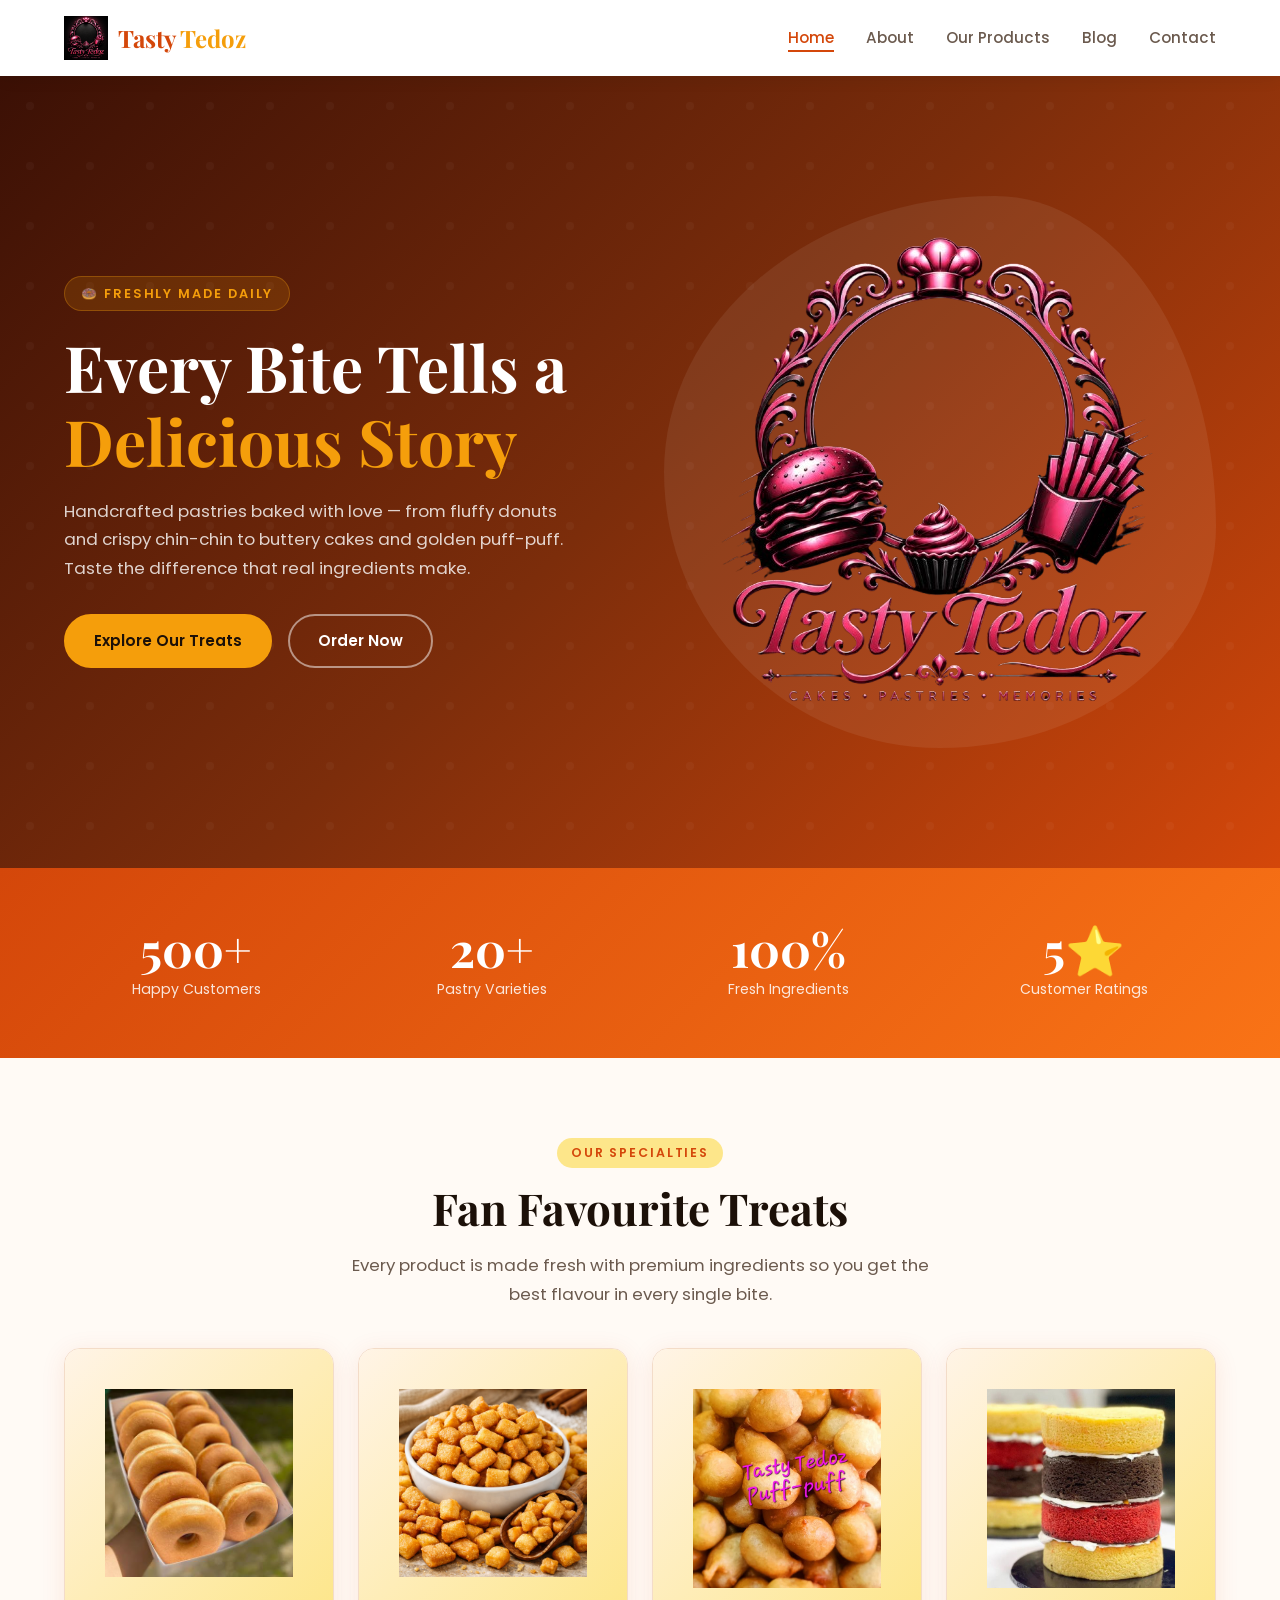
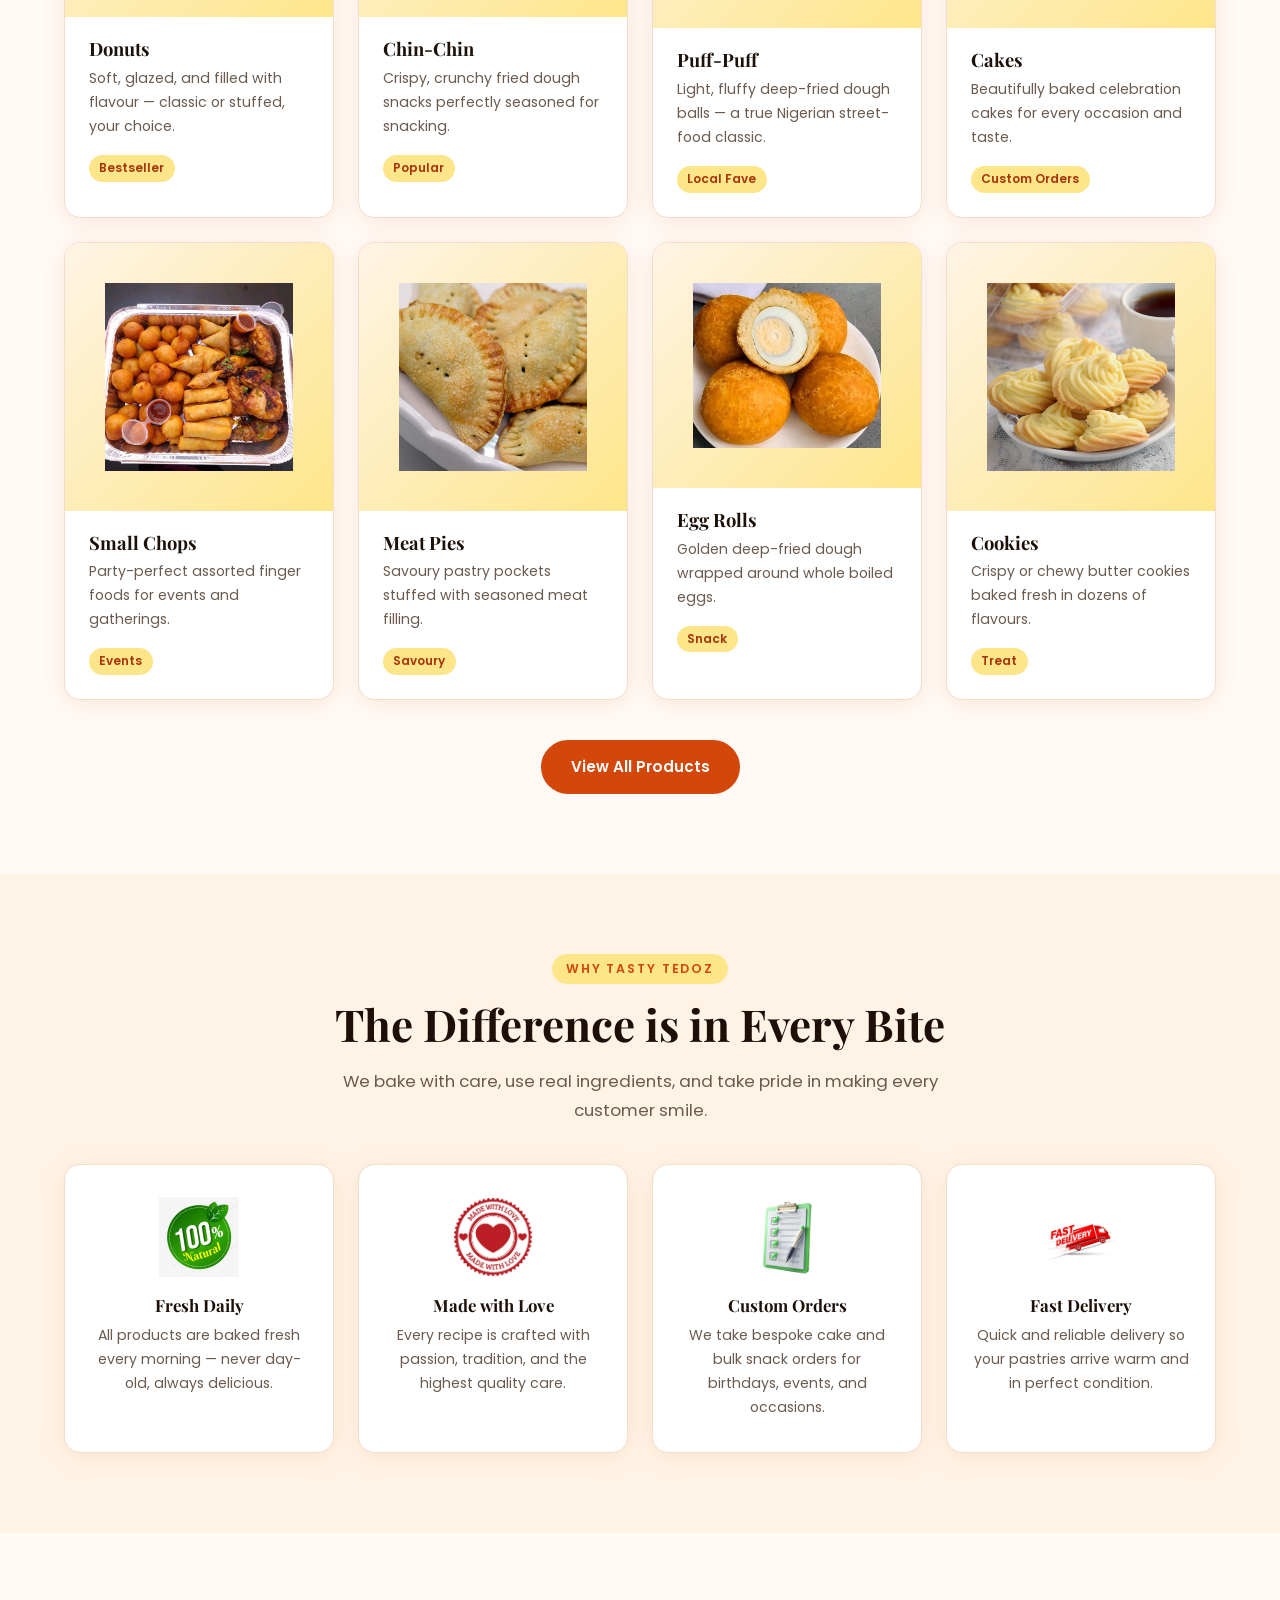
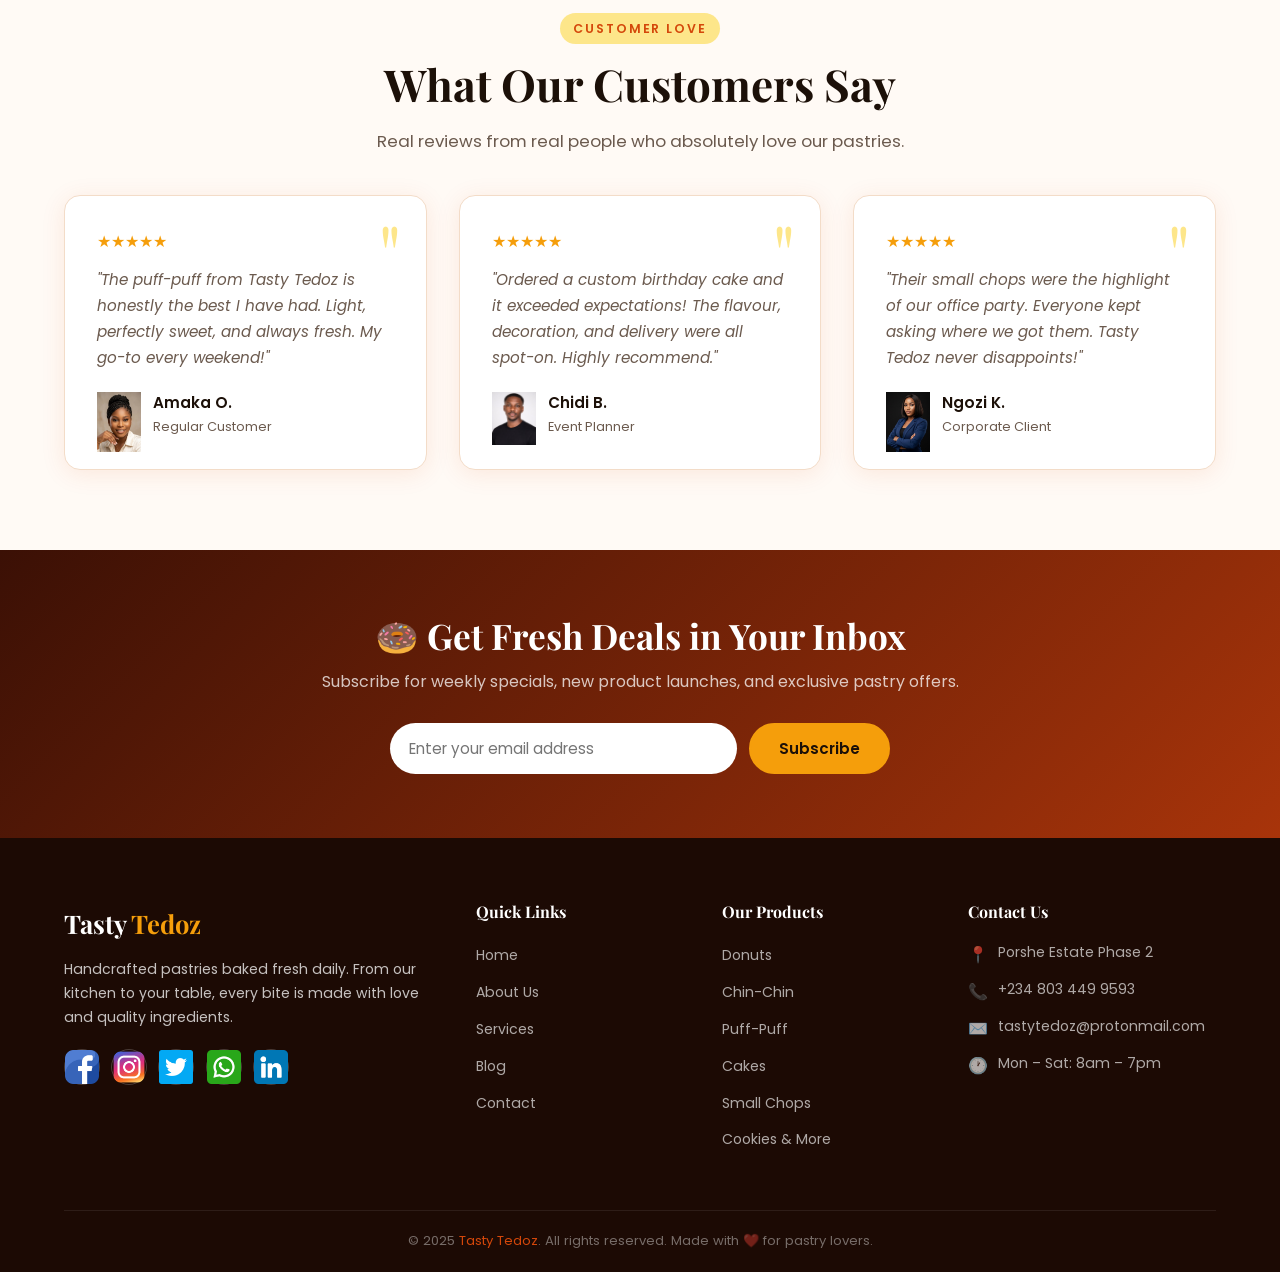
<file: index.html>
<!doctype html>
<html lang="en">
  <head>
    <meta charset="UTF-8" />
    <meta name="viewport" content="width=device-width, initial-scale=1.0" />
    <meta
      name="description"
      content="Tasty Tedoz – Fresh, handcrafted pastries including donuts, chin-chin, puff-puff, cakes, cookies and more. Order now from Porshe Estate Phase 2."
    />
    <title>Tasty Tedoz | Fresh Pastries & Snacks</title>
    <link rel="stylesheet" href="./assets/css/style.css" />
    <link rel="preconnect" href="https://fonts.googleapis.com" />
    <link rel="preconnect" href="https://fonts.gstatic.com" crossorigin />
    <link
      href="https://fonts.googleapis.com/css2?family=Playfair+Display:wght@400;700;900&family=Poppins:wght@300;400;500;600;700&display=swap"
      rel="stylesheet"
    />
    <script src="./assets/js/script.js" defer></script>
  </head>

  <body>
    <!-- ============================================================
       HEADER / NAVIGATION
       ============================================================ -->
    <header class="site-header">
      <div class="container">
        <nav class="navbar">
          <!-- Logo -->
          <a href="index.html" class="nav-logo">
            <div class="logo-icon">
              <img src="./assets/img/Good-Fit.png" alt="Tasty Tedoz Logo" />
            </div>
            <div class="logo-text">Tasty <span>Tedoz</span></div>
          </a>

          <!-- Desktop Navigation Links -->
          <ul class="nav-links" id="navLinks">
            <li><a href="index.html" class="active">Home</a></li>
            <li><a href="About.html">About</a></li>
            <li><a href="Services.html">Our Products</a></li>
            <li><a href="Blog.html">Blog</a></li>
            <li><a href="Contact.html">Contact</a></li>
          </ul>

          <!-- Order Now CTA -->
          <a
            href="Contact.html"
            class="btn btn-primary"
            style="display: none"
            id="headerCta"
            >Order Now</a
          >

          <!-- Hamburger Toggle (mobile) -->
          <button
            class="hamburger"
            id="hamburger"
            aria-label="Toggle navigation"
          >
            <span></span>
            <span></span>
            <span></span>
          </button>
        </nav>
      </div>
    </header>

    <!-- ============================================================
       HERO SECTION
       ============================================================ -->
    <section class="hero">
      <div class="container">
        <div class="hero-inner">
          <!-- Hero Text Content -->
          <div class="hero-content">
            <span class="hero-eyebrow">🍩 Freshly Made Daily</span>
            <h1 class="hero-title">
              Every Bite Tells a<br />
              <em>Delicious Story</em>
            </h1>
            <p class="hero-desc">
              Handcrafted pastries baked with love — from fluffy donuts and
              crispy chin-chin to buttery cakes and golden puff-puff. Taste the
              difference that real ingredients make.
            </p>
            <div class="hero-actions">
              <a href="Services.html" class="btn btn-accent"
                >Explore Our Treats</a
              >
              <a
                href="Contact.html"
                class="btn btn-outline"
                style="color: #fff; border-color: rgba(255, 255, 255, 0.5)"
                >Order Now</a
              >
            </div>
          </div>

          <!-- Hero Decorative Illustration -->
          <div class="hero-image-wrap">
            <div class="hero-image-blob">
              <img src="./assets/img/Goodfit-edited.png" />
            </div>
          </div>
        </div>
      </div>
    </section>

    <!-- ============================================================
       STATS / NUMBERS BAND
       ============================================================ -->
    <div class="stats-band">
      <div class="container">
        <div class="stats-grid">
          <div class="stat-item">
            <div class="stat-number">500+</div>
            <div class="stat-label">Happy Customers</div>
          </div>

          <div class="stat-item">
            <div class="stat-number">20+</div>
            <div class="stat-label">Pastry Varieties</div>
          </div>

          <div class="stat-item">
            <div class="stat-number">100%</div>
            <div class="stat-label">Fresh Ingredients</div>
          </div>

          <div class="stat-item">
            <div class="stat-number">5⭐</div>
            <div class="stat-label">Customer Ratings</div>
          </div>
        </div>
      </div>
    </div>

    <!-- ============================================================
       FEATURED PRODUCTS SECTION
       ============================================================ -->
    <section class="section">
      <div class="container">
        <!-- Section Header -->
        <div class="text-center">
          <span class="section-label">Our Specialties</span>
          <h2 class="section-title">Fan Favourite Treats</h2>
          <p class="section-subtitle">
            Every product is made fresh with premium ingredients so you get the
            best flavour in every single bite.
          </p>
        </div>

        <!-- Products Grid -->
        <div class="grid-4">
          <div class="product-card">
            <div class="product-card-emoji">
              <img src="./assets/img/Donut1.jpg" alt="Donuts" />
            </div>
            <div class="product-card-body">
              <h3>Donuts</h3>
              <p>
                Soft, glazed, and filled with flavour — classic or stuffed, your
                choice.
              </p>
              <span class="product-tag">Bestseller</span>
            </div>
          </div>

          <div class="product-card">
            <div class="product-card-emoji">
              <img src="./assets/img/chin-chin.png" alt="Chin-Chin" />
            </div>
            <div class="product-card-body">
              <h3>Chin-Chin</h3>
              <p>
                Crispy, crunchy fried dough snacks perfectly seasoned for
                snacking.
              </p>
              <span class="product-tag">Popular</span>
            </div>
          </div>

          <div class="product-card">
            <div class="product-card-emoji">
              <img src="./assets/img/Puff-puff.jpg" alt="Puff-Puff" />
            </div>
            <div class="product-card-body">
              <h3>Puff-Puff</h3>
              <p>
                Light, fluffy deep-fried dough balls — a true Nigerian
                street-food classic.
              </p>
              <span class="product-tag">Local Fave</span>
            </div>
          </div>

          <div class="product-card">
            <div class="product-card-emoji">
              <img src="./assets/img/cake2.jpeg" alt="Cakes" />
            </div>
            <div class="product-card-body">
              <h3>Cakes</h3>
              <p>
                Beautifully baked celebration cakes for every occasion and
                taste.
              </p>
              <span class="product-tag">Custom Orders</span>
            </div>
          </div>

          <div class="product-card">
            <div class="product-card-emoji">
              <img src="./assets/img/Small-chops.jpg" alt="Small Chops" />
            </div>
            <div class="product-card-body">
              <h3>Small Chops</h3>
              <p>
                Party-perfect assorted finger foods for events and gatherings.
              </p>
              <span class="product-tag">Events</span>
            </div>
          </div>

          <div class="product-card">
            <div class="product-card-emoji">
              <img src="./assets/img/Meatpie1.jpg" alt="Meat-pie image" />
            </div>
            <div class="product-card-body">
              <h3>Meat Pies</h3>
              <p>Savoury pastry pockets stuffed with seasoned meat filling.</p>
              <span class="product-tag">Savoury</span>
            </div>
          </div>

          <div class="product-card">
            <div class="product-card-emoji">
              <img
                src="./assets/img/Egg-roll.jpg"
                alt="image of egg roll in a plate with one sliced open"
              />
            </div>
            <div class="product-card-body">
              <h3>Egg Rolls</h3>
              <p>Golden deep-fried dough wrapped around whole boiled eggs.</p>
              <span class="product-tag">Snack</span>
            </div>
          </div>

          <div class="product-card">
            <div class="product-card-emoji">
              <img src="./assets/img/cookies.jpg" alt="Cookies" />
            </div>
            <div class="product-card-body">
              <h3>Cookies</h3>
              <p>
                Crispy or chewy butter cookies baked fresh in dozens of
                flavours.
              </p>
              <span class="product-tag">Treat</span>
            </div>
          </div>
        </div>

        <!-- View All CTA -->
        <div class="text-center" style="margin-top: 2.5rem">
          <a href="Services.html" class="btn btn-primary">View All Products</a>
        </div>
      </div>
    </section>

    <!-- ============================================================
       WHY CHOOSE US / FEATURES SECTION
       ============================================================ -->
    <section class="section section--alt">
      <div class="container">
        <!-- Section Header -->
        <div class="text-center">
          <span class="section-label">Why Tasty Tedoz</span>
          <h2 class="section-title">The Difference is in Every Bite</h2>
          <p class="section-subtitle">
            We bake with care, use real ingredients, and take pride in making
            every customer smile.
          </p>
        </div>

        <!-- Features Grid -->
        <div class="grid-4">
          <div class="feature-box">
            <div class="feature-icon">
              <img src="./assets/img/freshdaily.jpg" alt="Fresh Daily" />
            </div>
            <h3>Fresh Daily</h3>
            <p>
              All products are baked fresh every morning — never day-old, always
              delicious.
            </p>
          </div>

          <div class="feature-box">
            <div class="feature-icon">
              <img src="./assets/img/made-with-love.jpg" alt="Made with Love" />
            </div>
            <h3>Made with Love</h3>
            <p>
              Every recipe is crafted with passion, tradition, and the highest
              quality care.
            </p>
          </div>

          <div class="feature-box">
            <div class="feature-icon">
              <img src="./assets/img/custom-order.jpg" alt="Custom Orders" />
            </div>
            <h3>Custom Orders</h3>
            <p>
              We take bespoke cake and bulk snack orders for birthdays, events,
              and occasions.
            </p>
          </div>

          <div class="feature-box">
            <div class="feature-icon">
              <img src="./assets/img/fastdelivery.jpg" alt="Fast Delivery" />
            </div>
            <h3>Fast Delivery</h3>
            <p>
              Quick and reliable delivery so your pastries arrive warm and in
              perfect condition.
            </p>
          </div>
        </div>
      </div>
    </section>

    <!-- ============================================================
       TESTIMONIALS SECTION
       ============================================================ -->
    <section class="section">
      <div class="container">
        <!-- Section Header -->
        <div class="text-center">
          <span class="section-label">Customer Love</span>
          <h2 class="section-title">What Our Customers Say</h2>
          <p class="section-subtitle">
            Real reviews from real people who absolutely love our pastries.
          </p>
        </div>

        <!-- Testimonials Grid -->
        <div class="grid-3">
          <div class="testimonial-card">
            <div class="stars">★★★★★</div>
            <p class="testimonial-text">
              "The puff-puff from Tasty Tedoz is honestly the best I have had.
              Light, perfectly sweet, and always fresh. My go-to every weekend!"
            </p>
            <div class="testimonial-author">
              <div class="testimonial-avatar">
                <img src="./assets/img/amaka.jpg" alt="Amaka O." />
              </div>
              <div>
                <div class="testimonial-author-name">Amaka O.</div>
                <div class="testimonial-author-role">Regular Customer</div>
              </div>
            </div>
          </div>

          <div class="testimonial-card">
            <div class="stars">★★★★★</div>
            <p class="testimonial-text">
              "Ordered a custom birthday cake and it exceeded expectations! The
              flavour, decoration, and delivery were all spot-on. Highly
              recommend."
            </p>
            <div class="testimonial-author">
              <div class="testimonial-avatar">
                <img src="./assets/img/chidi.jpg" alt="Chidi B." />
              </div>
              <div>
                <div class="testimonial-author-name">Chidi B.</div>
                <div class="testimonial-author-role">Event Planner</div>
              </div>
            </div>
          </div>

          <div class="testimonial-card">
            <div class="stars">★★★★★</div>
            <p class="testimonial-text">
              "Their small chops were the highlight of our office party.
              Everyone kept asking where we got them. Tasty Tedoz never
              disappoints!"
            </p>
            <div class="testimonial-author">
              <div class="testimonial-avatar">
                <img src="./assets/img/ngozi.jpg" alt="Ngozi K." />
              </div>
              <div>
                <div class="testimonial-author-name">Ngozi K.</div>
                <div class="testimonial-author-role">Corporate Client</div>
              </div>
            </div>
          </div>
        </div>
      </div>
    </section>

    <!-- ============================================================
       NEWSLETTER / CTA SECTION
       ============================================================ -->
    <section class="newsletter">
      <div class="container">
        <h2>🍩 Get Fresh Deals in Your Inbox</h2>
        <p>
          Subscribe for weekly specials, new product launches, and exclusive
          pastry offers.
        </p>
        <form class="newsletter-form" onsubmit="return false;">
          <input
            type="email"
            placeholder="Enter your email address"
            aria-label="Email address"
          />
          <button type="submit" class="btn btn-accent">Subscribe</button>
        </form>
      </div>
    </section>

    <!-- ============================================================
       FOOTER
       ============================================================ -->
    <footer class="site-footer">
      <div class="container">
        <div class="footer-grid">
          <!-- Brand Column -->
          <div class="footer-brand">
            <div class="logo-text">Tasty <span>Tedoz</span></div>
            <p>
              Handcrafted pastries baked fresh daily. From our kitchen to your
              table, every bite is made with love and quality ingredients.
            </p>
            <div class="footer-socials">
              <a href="#" aria-label="Facebook"
                ><img src="./assets/img/icons/facebook.png" alt="Facebook"
              /></a>
              <a href="#" aria-label="Instagram"
                ><img src="./assets/img/icons/instagram.png" alt="Instagram"
              /></a>
              <a href="#" aria-label="Twitter"
                ><img src="./assets/img/icons/twitter.png" alt="Twitter"
              /></a>
              <a href="#" aria-label="WhatsApp"
                ><img src="./assets/img/icons/whatsapp.png" alt="WhatsApp"
              /></a>
              <a href="#" aria-label="LinkedIn"
                ><img src="./assets/img/icons/linkedin.png" alt="LinkedIn"
              /></a>
            </div>
          </div>

          <!-- Quick Links -->
          <div class="footer-col">
            <h4>Quick Links</h4>
            <ul>
              <li><a href="index.html">Home</a></li>
              <li><a href="About.html">About Us</a></li>
              <li><a href="Services.html">Services</a></li>
              <li><a href="Blog.html">Blog</a></li>
              <li><a href="Contact.html">Contact</a></li>
            </ul>
          </div>

          <!-- Products Column -->
          <div class="footer-col">
            <h4>Our Products</h4>
            <ul>
              <li><a href="Services.html">Donuts</a></li>
              <li><a href="Services.html">Chin-Chin</a></li>
              <li><a href="Services.html">Puff-Puff</a></li>
              <li><a href="Services.html">Cakes</a></li>
              <li><a href="Services.html">Small Chops</a></li>
              <li><a href="Services.html">Cookies &amp; More</a></li>
            </ul>
          </div>

          <!-- Contact Column -->
          <div class="footer-col">
            <h4>Contact Us</h4>
            <ul class="footer-contact">
              <li><span>📍</span> Porshe Estate Phase 2</li>
              <li>
                <span>📞</span>
                <a href="tel:+2348034499593">+234 803 449 9593</a>
              </li>
              <li>
                <span>✉️</span>
                <a href="mailto:tastytedoz@protonmail.com"
                  >tastytedoz@protonmail.com</a
                >
              </li>
              <li><span>🕐</span> Mon – Sat: 8am – 7pm</li>
            </ul>
          </div>
        </div>

        <!-- Footer Bottom Bar -->
        <div class="footer-bottom">
          <p>
            &copy; 2025 <span>Tasty Tedoz</span>. All rights reserved. Made with
            ❤️ for pastry lovers.
          </p>
        </div>
      </div>
    </footer>

    <!-- ============================================================
       BACK-TO-TOP BUTTON
       ============================================================ -->
    <button id="backToTop" aria-label="Back to top">↑</button>
  </body>
</html>
</file>
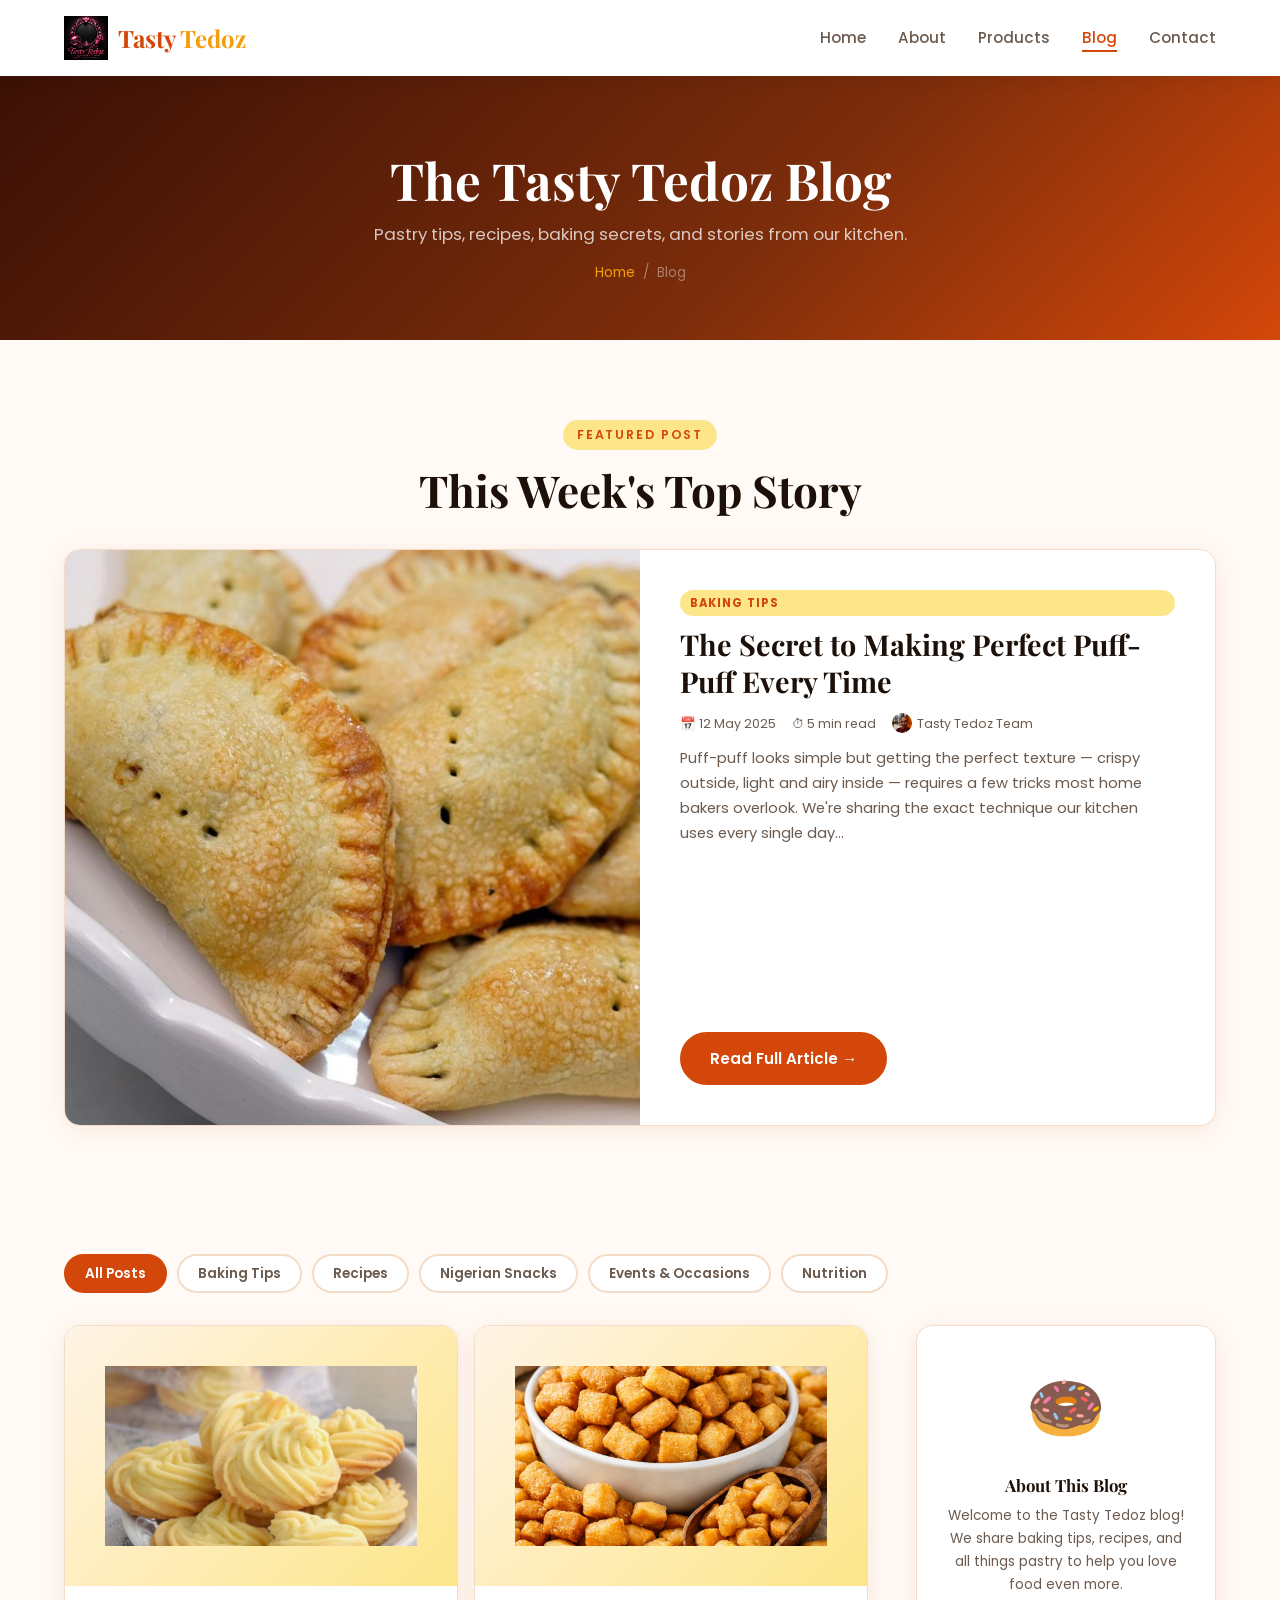
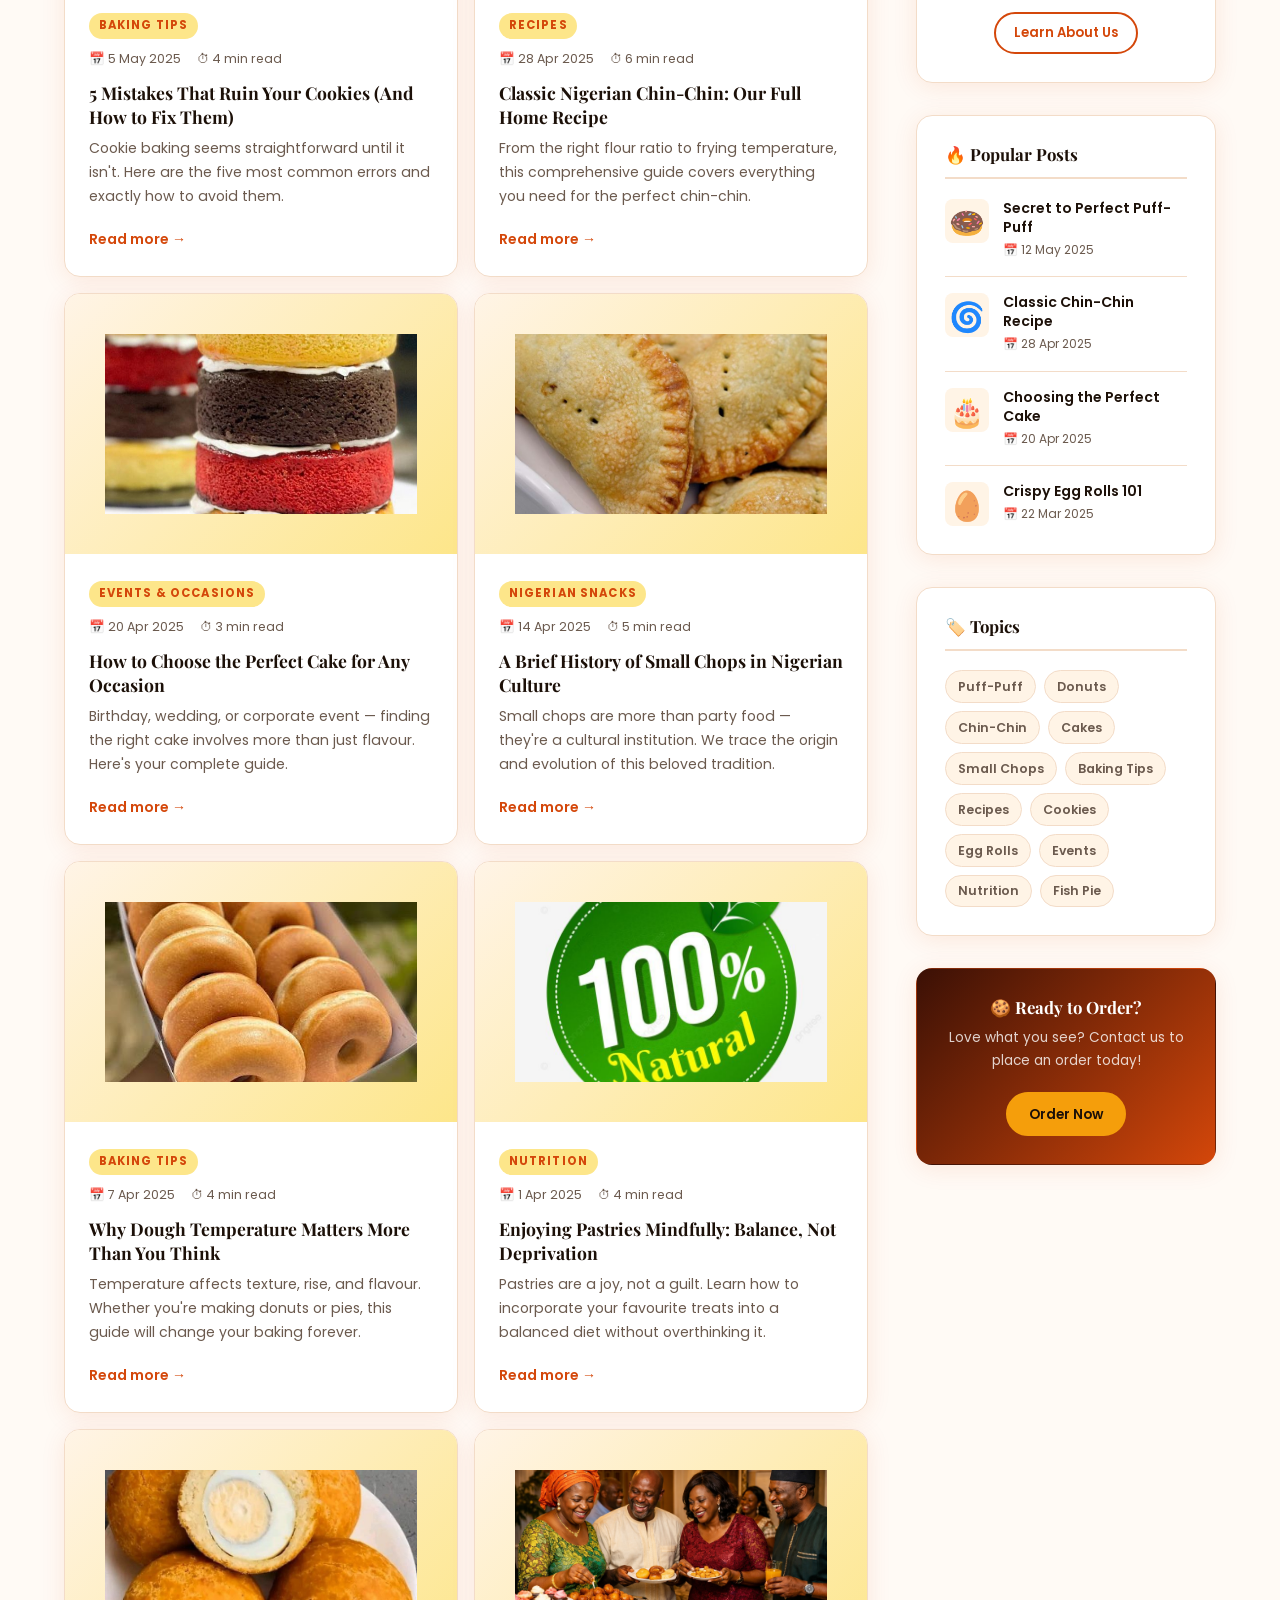
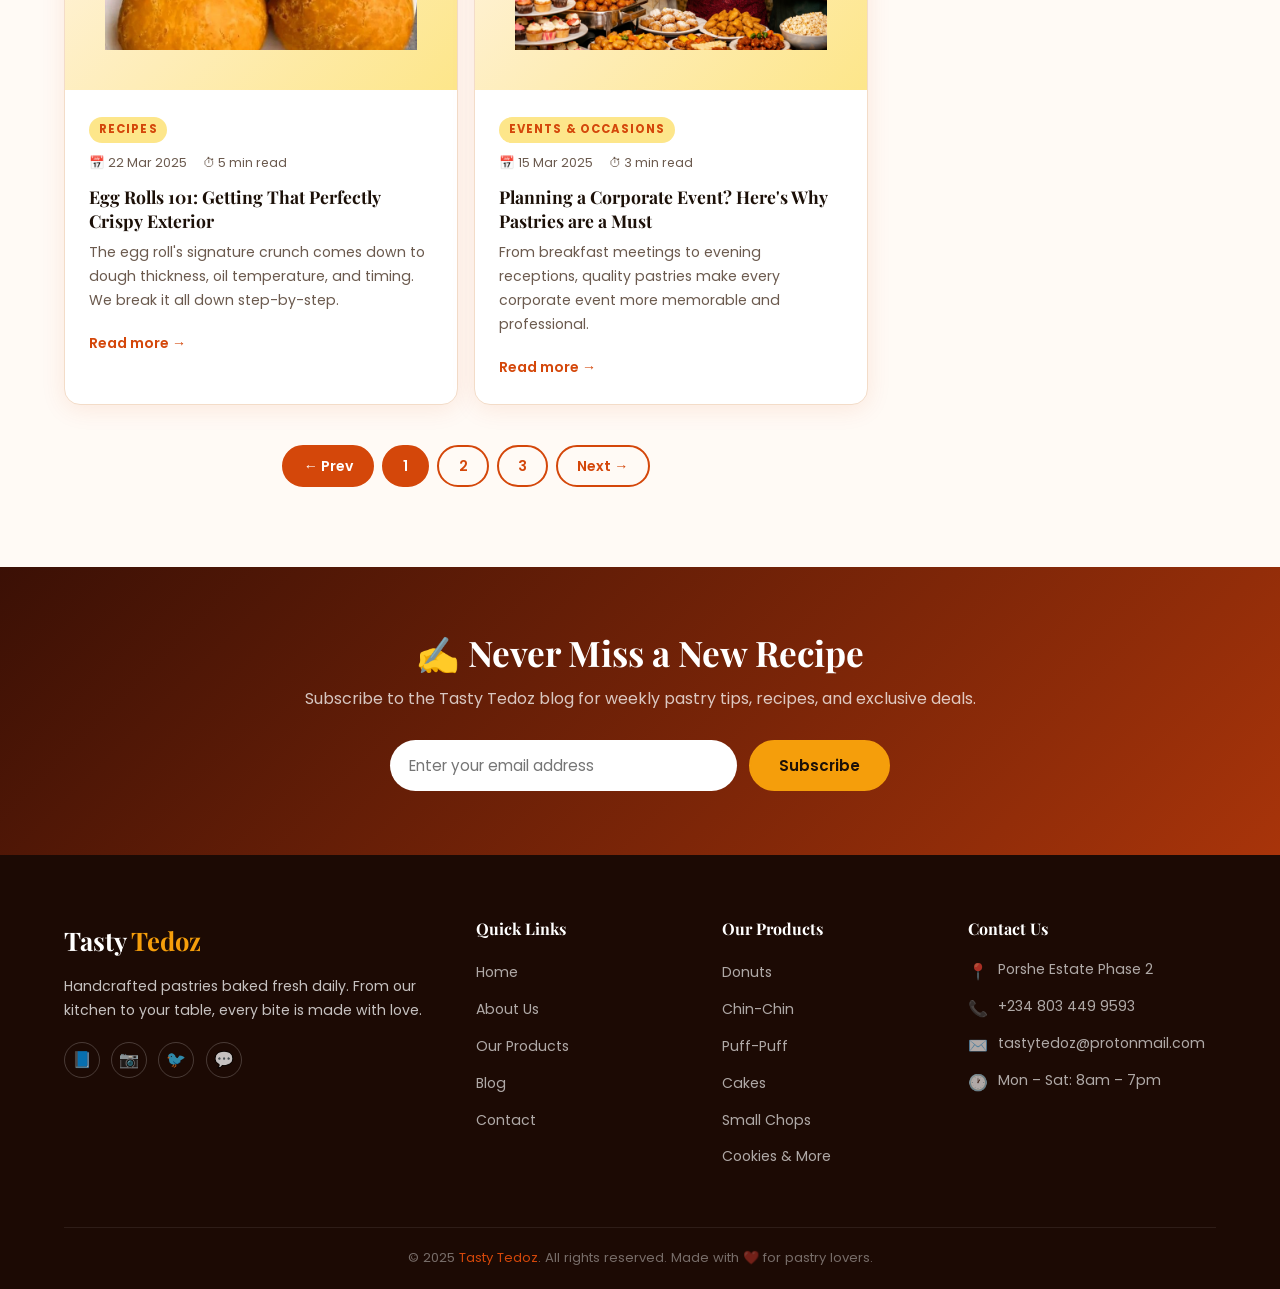
<file: Blog.html>
<!doctype html>
<html lang="en">
  <head>
    <meta charset="UTF-8" />
    <meta name="viewport" content="width=device-width, initial-scale=1.0" />
    <meta
      name="description"
      content="Tasty Tedoz Blog — pastry tips, baking guides, recipes, and news from our kitchen. Learn the secrets behind your favourite snacks."
    />
    <title>Blog | Tasty Tedoz</title>
    <link rel="stylesheet" href="./assets/css/style.css" />
    <link rel="preconnect" href="https://fonts.googleapis.com" />
    <link rel="preconnect" href="https://fonts.gstatic.com" crossorigin />
    <link
      href="https://fonts.googleapis.com/css2?family=Playfair+Display:wght@400;700;900&family=Poppins:wght@300;400;500;600;700&display=swap"
      rel="stylesheet"
    />
  </head>
  <body>
    <!-- ============================================================
       HEADER / NAVIGATION
       ============================================================ -->
    <header class="site-header">
      <div class="container">
        <nav class="navbar">
          <!-- Logo -->
          <a href="index.html" class="nav-logo">
            <div class="logo-icon">
              <img src="./assets/img/Good-Fit.png" alt="Tasty Tedoz Logo" />
            </div>
            <div class="logo-text">Tasty <span>Tedoz</span></div>
          </a>

          <!-- Desktop Navigation Links -->
          <ul class="nav-links" id="navLinks">
            <li><a href="index.html">Home</a></li>
            <li><a href="About.html">About</a></li>
            <li><a href="Services.html">Products</a></li>
            <li><a href="Blog.html" class="active">Blog</a></li>
            <li><a href="Contact.html">Contact</a></li>
          </ul>

          <!-- Hamburger Toggle (mobile) -->
          <button
            class="hamburger"
            id="hamburger"
            aria-label="Toggle navigation"
          >
            <span></span>
            <span></span>
            <span></span>
          </button>
        </nav>
      </div>
    </header>

    <!-- ============================================================
       PAGE BANNER / HERO
       ============================================================ -->
    <section class="page-banner">
      <div class="container">
        <h1>The Tasty Tedoz Blog</h1>
        <p>
          Pastry tips, recipes, baking secrets, and stories from our kitchen.
        </p>
        <div class="breadcrumb">
          <a href="index.html">Home</a>
          <span>/</span>
          <span>Blog</span>
        </div>
      </div>
    </section>

    <!-- ============================================================
       FEATURED POST SECTION
       ============================================================ -->
    <section class="section" style="padding-bottom: 0">
      <div class="container">
        <div class="text-center" style="margin-bottom: 2rem">
          <span class="section-label">Featured Post</span>
          <h2 class="section-title">This Week's Top Story</h2>
        </div>

        <!-- Large Featured Card -->
        <div class="blog-featured">
          <!-- Thumb / Illustration -->
          <div class="blog-featured-thumb">
            <img src="./assets/img/Meatpie1.jpg" alt="Meat Pie" />
          </div>

          <!-- Content -->
          <div class="blog-featured-body">
            <span class="blog-category">Baking Tips</span>
            <h2>The Secret to Making Perfect Puff-Puff Every Time</h2>
            <div class="blog-meta">
              <span>📅 12 May 2025</span>
              <span>⏱ 5 min read</span>
              <span
                ><img src="assets/img/maya.jpeg" alt="Maya" /> Tasty Tedoz
                Team</span
              >
            </div>
            <p>
              Puff-puff looks simple but getting the perfect texture — crispy
              outside, light and airy inside — requires a few tricks most home
              bakers overlook. We're sharing the exact technique our kitchen
              uses every single day...
            </p>
            <a href="#" class="btn btn-primary" style="align-self: flex-start"
              >Read Full Article →</a
            >
          </div>
        </div>
      </div>
    </section>

    <!-- ============================================================
       BLOG POSTS + SIDEBAR SECTION
       ============================================================ -->
    <section class="section">
      <div class="container">
        <!-- Category Filter Tabs -->
        <div class="blog-filter">
          <button class="blog-filter-btn active" data-filter="all">
            All Posts
          </button>
          <button class="blog-filter-btn" data-filter="tips">
            Baking Tips
          </button>
          <button class="blog-filter-btn" data-filter="recipes">Recipes</button>
          <button class="blog-filter-btn" data-filter="snacks">
            Nigerian Snacks
          </button>
          <button class="blog-filter-btn" data-filter="events">
            Events &amp; Occasions
          </button>
          <button class="blog-filter-btn" data-filter="nutrition">
            Nutrition
          </button>
        </div>

        <!-- Blog Layout: Posts + Sidebar -->
        <div class="blog-layout">
          <!-- Blog Posts Grid -->
          <div>
            <div class="grid-2" id="blogGrid">
              <!-- Post 1 -->
              <article class="blog-card" data-category="tips">
                <div class="blog-card-thumb">
                  <img src="assets/img/cookies.jpg" alt="Cookies" />
                </div>
                <div class="blog-card-body">
                  <span class="blog-category">Baking Tips</span>
                  <div class="blog-meta">
                    <span>📅 5 May 2025</span>
                    <span>⏱ 4 min read</span>
                  </div>
                  <h3>
                    5 Mistakes That Ruin Your Cookies (And How to Fix Them)
                  </h3>
                  <p>
                    Cookie baking seems straightforward until it isn't. Here are
                    the five most common errors and exactly how to avoid them.
                  </p>
                  <a href="#" class="read-more">Read more →</a>
                </div>
              </article>

              <!-- Post 2 -->
              <article class="blog-card" data-category="recipes">
                <div class="blog-card-thumb">
                  <img src="./assets/img/chin-chin.png" />
                </div>
                <div class="blog-card-body">
                  <span class="blog-category">Recipes</span>
                  <div class="blog-meta">
                    <span>📅 28 Apr 2025</span>
                    <span>⏱ 6 min read</span>
                  </div>
                  <h3>Classic Nigerian Chin-Chin: Our Full Home Recipe</h3>
                  <p>
                    From the right flour ratio to frying temperature, this
                    comprehensive guide covers everything you need for the
                    perfect chin-chin.
                  </p>
                  <a href="#" class="read-more">Read more →</a>
                </div>
              </article>

              <!-- Post 3 -->
              <article class="blog-card" data-category="events">
                <div class="blog-card-thumb">
                  <img src="./assets/img/cake2.jpeg" alt="Cake" />
                </div>
                <div class="blog-card-body">
                  <span class="blog-category">Events &amp; Occasions</span>
                  <div class="blog-meta">
                    <span>📅 20 Apr 2025</span>
                    <span>⏱ 3 min read</span>
                  </div>
                  <h3>How to Choose the Perfect Cake for Any Occasion</h3>
                  <p>
                    Birthday, wedding, or corporate event — finding the right
                    cake involves more than just flavour. Here's your complete
                    guide.
                  </p>
                  <a href="#" class="read-more">Read more →</a>
                </div>
              </article>

              <!-- Post 4 -->
              <article class="blog-card" data-category="snacks">
                <div class="blog-card-thumb">
                  <img src="./assets/img/Meatpie1.jpg" alt="Meatpie" />
                </div>
                <div class="blog-card-body">
                  <span class="blog-category">Nigerian Snacks</span>
                  <div class="blog-meta">
                    <span>📅 14 Apr 2025</span>
                    <span>⏱ 5 min read</span>
                  </div>
                  <h3>A Brief History of Small Chops in Nigerian Culture</h3>
                  <p>
                    Small chops are more than party food — they're a cultural
                    institution. We trace the origin and evolution of this
                    beloved tradition.
                  </p>
                  <a href="#" class="read-more">Read more →</a>
                </div>
              </article>

              <!-- Post 5 -->
              <article class="blog-card" data-category="tips">
                <div class="blog-card-thumb">
                  <img src="./assets/img/Donut1.jpg" alt="Donut" />
                </div>
                <div class="blog-card-body">
                  <span class="blog-category">Baking Tips</span>
                  <div class="blog-meta">
                    <span>📅 7 Apr 2025</span>
                    <span>⏱ 4 min read</span>
                  </div>
                  <h3>Why Dough Temperature Matters More Than You Think</h3>
                  <p>
                    Temperature affects texture, rise, and flavour. Whether
                    you're making donuts or pies, this guide will change your
                    baking forever.
                  </p>
                  <a href="#" class="read-more">Read more →</a>
                </div>
              </article>

              <!-- Post 6 -->
              <article class="blog-card" data-category="nutrition">
                <div class="blog-card-thumb">
                  <img src="./assets/img/freshdaily.jpg" alt="Nutrition" />
                </div>
                <div class="blog-card-body">
                  <span class="blog-category">Nutrition</span>
                  <div class="blog-meta">
                    <span>📅 1 Apr 2025</span>
                    <span>⏱ 4 min read</span>
                  </div>
                  <h3>Enjoying Pastries Mindfully: Balance, Not Deprivation</h3>
                  <p>
                    Pastries are a joy, not a guilt. Learn how to incorporate
                    your favourite treats into a balanced diet without
                    overthinking it.
                  </p>
                  <a href="#" class="read-more">Read more →</a>
                </div>
              </article>

              <!-- Post 7 -->
              <article class="blog-card" data-category="recipes">
                <div class="blog-card-thumb">
                  <img src="./assets/img/Egg-roll.jpg" alt="Egg Roll" />
                </div>
                <div class="blog-card-body">
                  <span class="blog-category">Recipes</span>
                  <div class="blog-meta">
                    <span>📅 22 Mar 2025</span>
                    <span>⏱ 5 min read</span>
                  </div>
                  <h3>Egg Rolls 101: Getting That Perfectly Crispy Exterior</h3>
                  <p>
                    The egg roll's signature crunch comes down to dough
                    thickness, oil temperature, and timing. We break it all down
                    step-by-step.
                  </p>
                  <a href="#" class="read-more">Read more →</a>
                </div>
              </article>

              <!-- Post 8 -->
              <article class="blog-card" data-category="events">
                <div class="blog-card-thumb">
                  <img src="./assets/img/Eventcart.png" alt="Event" />
                </div>
                <div class="blog-card-body">
                  <span class="blog-category">Events &amp; Occasions</span>
                  <div class="blog-meta">
                    <span>📅 15 Mar 2025</span>
                    <span>⏱ 3 min read</span>
                  </div>
                  <h3>
                    Planning a Corporate Event? Here's Why Pastries are a Must
                  </h3>
                  <p>
                    From breakfast meetings to evening receptions, quality
                    pastries make every corporate event more memorable and
                    professional.
                  </p>
                  <a href="#" class="read-more">Read more →</a>
                </div>
              </article>
            </div>

            <!-- Pagination -->
            <div
              style="
                display: flex;
                justify-content: center;
                gap: 0.5rem;
                margin-top: 2.5rem;
                flex-wrap: wrap;
              "
            >
              <button
                class="btn btn-primary"
                style="padding: 0.55rem 1.2rem; font-size: 0.88rem"
              >
                ← Prev
              </button>
              <button
                class="btn btn-primary"
                style="padding: 0.55rem 1.2rem; font-size: 0.88rem"
              >
                1
              </button>
              <button
                class="btn btn-outline"
                style="padding: 0.55rem 1.2rem; font-size: 0.88rem"
              >
                2
              </button>
              <button
                class="btn btn-outline"
                style="padding: 0.55rem 1.2rem; font-size: 0.88rem"
              >
                3
              </button>
              <button
                class="btn btn-outline"
                style="padding: 0.55rem 1.2rem; font-size: 0.88rem"
              >
                Next →
              </button>
            </div>
          </div>

          <!-- Sidebar -->
          <aside class="blog-sidebar">
            <!-- About Widget -->
            <div class="sidebar-widget" style="text-align: center">
              <div style="font-size: 4rem; margin-bottom: 0.75rem">🍩</div>
              <h4 style="border: none; padding: 0; margin-bottom: 0.5rem">
                About This Blog
              </h4>
              <p
                style="
                  font-size: 0.85rem;
                  color: var(--text-muted);
                  margin-bottom: 1rem;
                "
              >
                Welcome to the Tasty Tedoz blog! We share baking tips, recipes,
                and all things pastry to help you love food even more.
              </p>
              <a
                href="About.html"
                class="btn btn-outline"
                style="font-size: 0.82rem; padding: 0.5rem 1.1rem"
                >Learn About Us</a
              >
            </div>

            <!-- Popular Posts Widget -->
            <div class="sidebar-widget">
              <h4>🔥 Popular Posts</h4>

              <div class="popular-post">
                <div class="popular-post-emoji">🍩</div>
                <div>
                  <div class="popular-post-title">
                    Secret to Perfect Puff-Puff
                  </div>
                  <div class="popular-post-date">📅 12 May 2025</div>
                </div>
              </div>

              <div class="popular-post">
                <div class="popular-post-emoji">🌀</div>
                <div>
                  <div class="popular-post-title">Classic Chin-Chin Recipe</div>
                  <div class="popular-post-date">📅 28 Apr 2025</div>
                </div>
              </div>

              <div class="popular-post">
                <div class="popular-post-emoji">🎂</div>
                <div>
                  <div class="popular-post-title">
                    Choosing the Perfect Cake
                  </div>
                  <div class="popular-post-date">📅 20 Apr 2025</div>
                </div>
              </div>

              <div class="popular-post">
                <div class="popular-post-emoji">🥚</div>
                <div>
                  <div class="popular-post-title">Crispy Egg Rolls 101</div>
                  <div class="popular-post-date">📅 22 Mar 2025</div>
                </div>
              </div>
            </div>

            <!-- Tag Cloud Widget -->
            <div class="sidebar-widget">
              <h4>🏷️ Topics</h4>
              <div class="tag-cloud">
                <span class="tag">Puff-Puff</span>
                <span class="tag">Donuts</span>
                <span class="tag">Chin-Chin</span>
                <span class="tag">Cakes</span>
                <span class="tag">Small Chops</span>
                <span class="tag">Baking Tips</span>
                <span class="tag">Recipes</span>
                <span class="tag">Cookies</span>
                <span class="tag">Egg Rolls</span>
                <span class="tag">Events</span>
                <span class="tag">Nutrition</span>
                <span class="tag">Fish Pie</span>
              </div>
            </div>

            <!-- Contact CTA Widget -->
            <div
              class="sidebar-widget"
              style="
                background: linear-gradient(135deg, #3b1005, #d4470a);
                border-color: transparent;
                color: #fff;
                text-align: center;
              "
            >
              <h4
                style="
                  border: none;
                  padding: 0;
                  color: #fff;
                  margin-bottom: 0.5rem;
                "
              >
                🍪 Ready to Order?
              </h4>
              <p
                style="
                  font-size: 0.85rem;
                  color: rgba(255, 255, 255, 0.8);
                  margin-bottom: 1.2rem;
                "
              >
                Love what you see? Contact us to place an order today!
              </p>
              <a
                href="Contact.html"
                class="btn btn-accent"
                style="font-size: 0.85rem; padding: 0.55rem 1.3rem"
                >Order Now</a
              >
            </div>
          </aside>
        </div>
      </div>
    </section>

    <!-- ============================================================
       NEWSLETTER / CTA SECTION
       ============================================================ -->
    <section class="newsletter">
      <div class="container">
        <h2>✍️ Never Miss a New Recipe</h2>
        <p>
          Subscribe to the Tasty Tedoz blog for weekly pastry tips, recipes, and
          exclusive deals.
        </p>
        <form class="newsletter-form" onsubmit="return false;">
          <input
            type="email"
            placeholder="Enter your email address"
            aria-label="Email address"
          />
          <button type="submit" class="btn btn-accent">Subscribe</button>
        </form>
      </div>
    </section>

    <!-- ============================================================
       FOOTER
       ============================================================ -->
    <footer class="site-footer">
      <div class="container">
        <div class="footer-grid">
          <div class="footer-brand">
            <div class="logo-text">Tasty <span>Tedoz</span></div>
            <p>
              Handcrafted pastries baked fresh daily. From our kitchen to your
              table, every bite is made with love.
            </p>
            <div class="footer-socials">
              <a href="#" aria-label="Facebook">📘</a>
              <a href="#" aria-label="Instagram">📷</a>
              <a href="#" aria-label="Twitter">🐦</a>
              <a href="#" aria-label="WhatsApp">💬</a>
            </div>
          </div>

          <div class="footer-col">
            <h4>Quick Links</h4>
            <ul>
              <li><a href="index.html">Home</a></li>
              <li><a href="About.html">About Us</a></li>
              <li><a href="Services.html">Our Products</a></li>
              <li><a href="Blog.html">Blog</a></li>
              <li><a href="Contact.html">Contact</a></li>
            </ul>
          </div>

          <div class="footer-col">
            <h4>Our Products</h4>
            <ul>
              <li><a href="Services.html">Donuts</a></li>
              <li><a href="Services.html">Chin-Chin</a></li>
              <li><a href="Services.html">Puff-Puff</a></li>
              <li><a href="Services.html">Cakes</a></li>
              <li><a href="Services.html">Small Chops</a></li>
              <li><a href="Services.html">Cookies &amp; More</a></li>
            </ul>
          </div>

          <div class="footer-col">
            <h4>Contact Us</h4>
            <ul class="footer-contact">
              <li><span>📍</span> Porshe Estate Phase 2</li>
              <li>
                <span>📞</span>
                <a href="tel:+2348034499593">+234 803 449 9593</a>
              </li>
              <li>
                <span>✉️</span>
                <a href="mailto:tastytedoz@protonmail.com"
                  >tastytedoz@protonmail.com</a
                >
              </li>
              <li><span>🕐</span> Mon – Sat: 8am – 7pm</li>
            </ul>
          </div>
        </div>
        <div class="footer-bottom">
          <p>
            &copy; 2025 <span>Tasty Tedoz</span>. All rights reserved. Made with
            ❤️ for pastry lovers.
          </p>
        </div>
      </div>
    </footer>

    <!-- ============================================================
       BACK-TO-TOP BUTTON
       ============================================================ -->
    <button id="backToTop" aria-label="Back to top">↑</button>

    <!-- ============================================================
       JAVASCRIPT – Nav, Blog Filter, Back-to-top
       ============================================================ -->
    <script>
      // Mobile hamburger toggle
      const hamburger = document.getElementById("hamburger");
      const navLinks = document.getElementById("navLinks");

      hamburger.addEventListener("click", () => {
        hamburger.classList.toggle("open");
        navLinks.classList.toggle("open");
      });

      navLinks.querySelectorAll("a").forEach((link) => {
        link.addEventListener("click", () => {
          hamburger.classList.remove("open");
          navLinks.classList.remove("open");
        });
      });

      // Blog category filter
      const filterBtns = document.querySelectorAll(".blog-filter-btn");
      const blogCards = document.querySelectorAll("#blogGrid .blog-card");

      filterBtns.forEach((btn) => {
        btn.addEventListener("click", () => {
          filterBtns.forEach((b) => b.classList.remove("active"));
          btn.classList.add("active");

          const filter = btn.dataset.filter;

          blogCards.forEach((card) => {
            const cat = card.dataset.category || "";
            card.style.display =
              filter === "all" || cat === filter ? "" : "none";
          });
        });
      });

      // Back-to-top
      const backToTop = document.getElementById("backToTop");
      window.addEventListener("scroll", () => {
        backToTop.classList.toggle("visible", window.scrollY > 400);
      });

      backToTop.addEventListener("click", () => {
        window.scrollTo({ top: 0, behavior: "smooth" });
      });
    </script>
  </body>
</html>
</file>
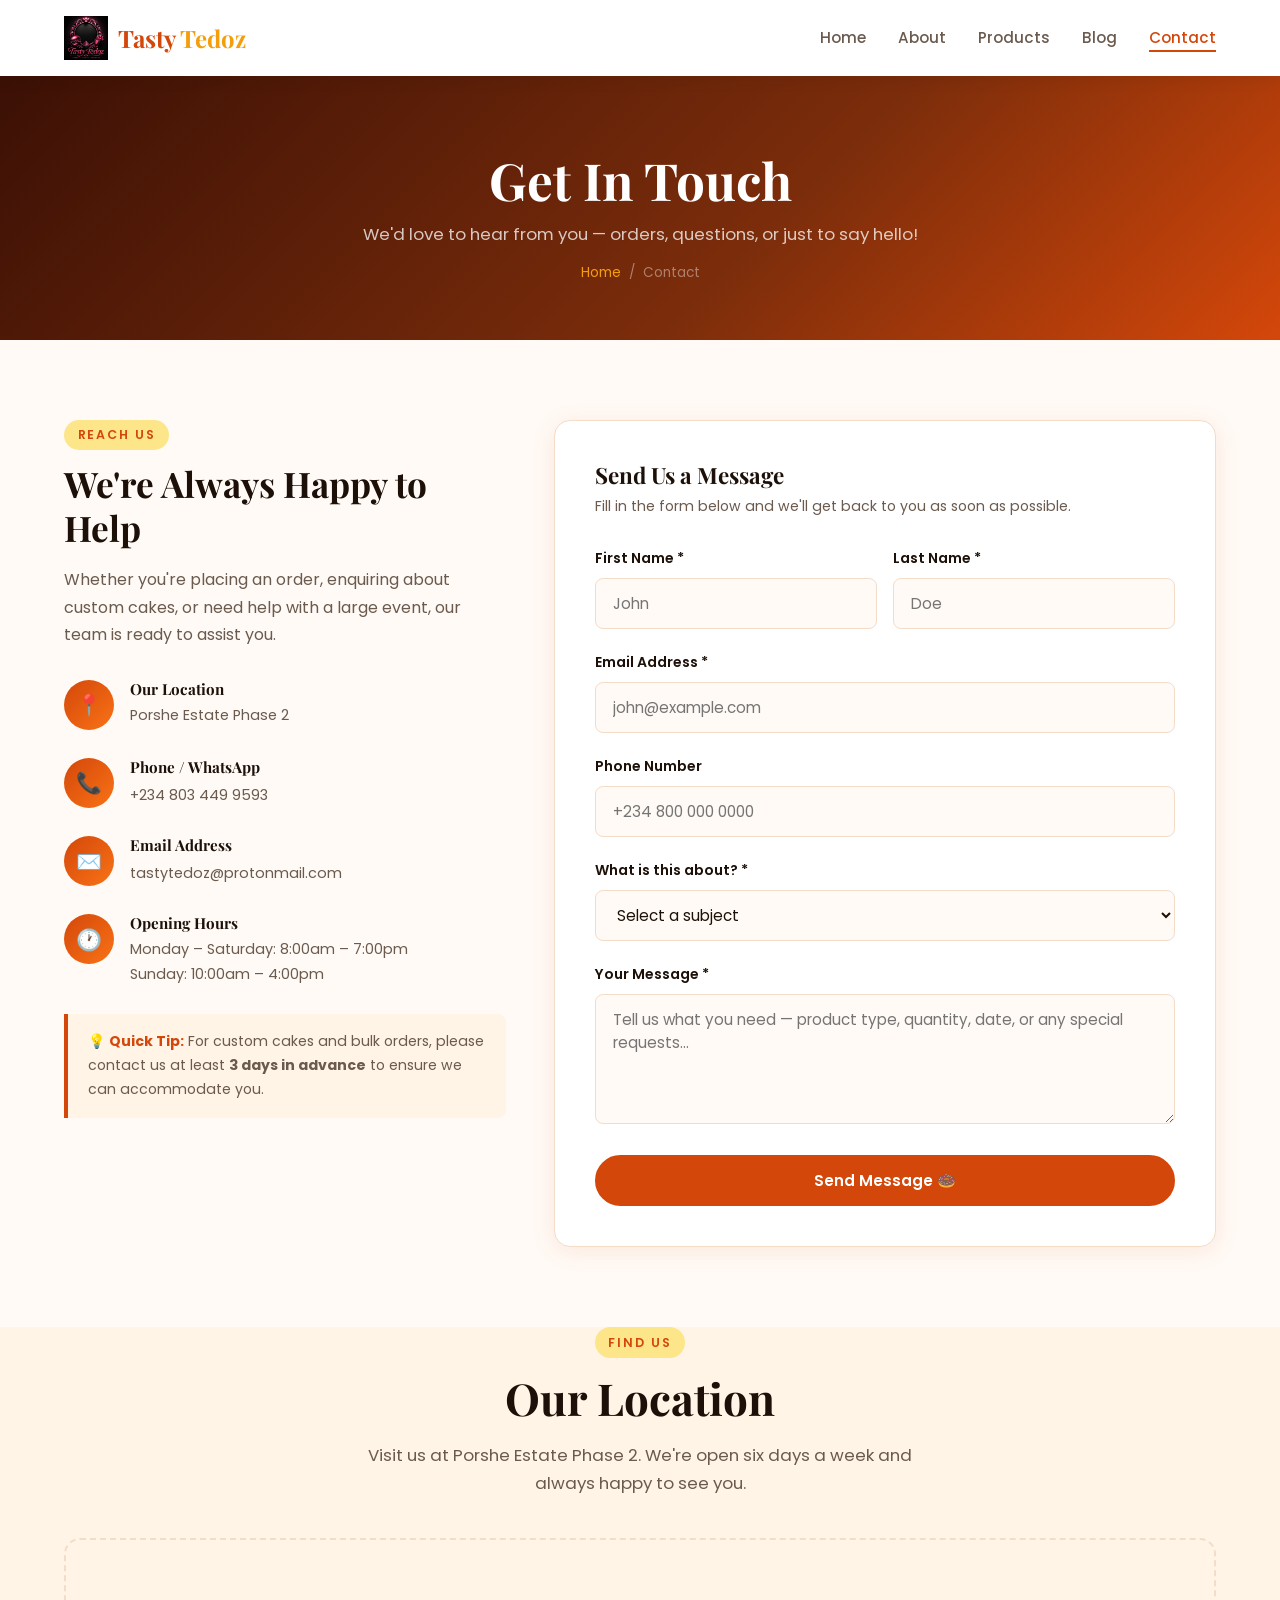
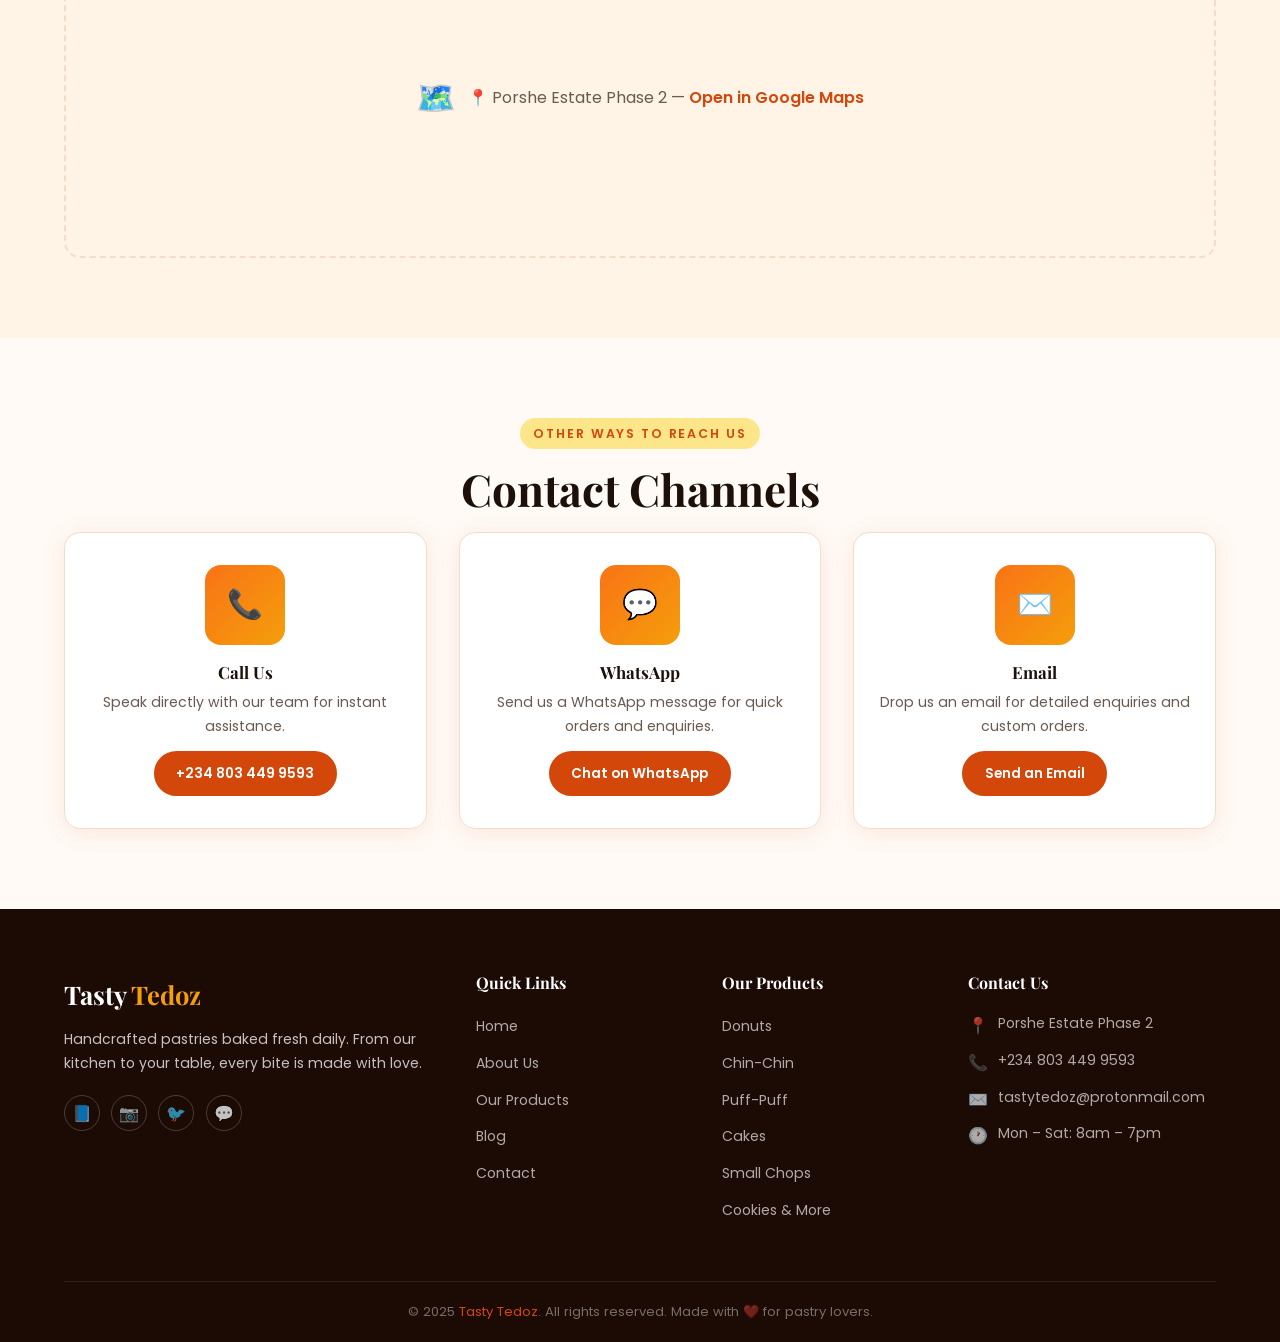
<file: Contact.html>
<!doctype html>
<html lang="en">
  <head>
    <meta charset="UTF-8" />
    <meta name="viewport" content="width=device-width, initial-scale=1.0" />
    <meta
      name="description"
      content="Contact Tasty Tedoz — place an order, ask about custom cakes, or find us at Porshe Estate Phase 2. Call +2348034499593 or email tastytedoz@protonmail.com."
    />
    <title>Contact Us | Tasty Tedoz</title>
    <link rel="stylesheet" href="./assets/css/style.css" />
    <link rel="preconnect" href="https://fonts.googleapis.com" />
    <link rel="preconnect" href="https://fonts.gstatic.com" crossorigin />
    <link
      href="https://fonts.googleapis.com/css2?family=Playfair+Display:wght@400;700;900&family=Poppins:wght@300;400;500;600;700&display=swap"
      rel="stylesheet"
    />
  </head>
  <body>
    <!-- ============================================================
       HEADER / NAVIGATION
       ============================================================ -->
    <header class="site-header">
      <div class="container">
        <nav class="navbar">
          <!-- Logo -->
          <a href="index.html" class="nav-logo">
            <div class="logo-icon">
              <img src="./assets/img/Good-Fit.png" alt="Tasty Tedoz Logo" />
            </div>
            <div class="logo-text">Tasty <span>Tedoz</span></div>
          </a>

          <!-- Desktop Navigation Links -->
          <ul class="nav-links" id="navLinks">
            <li><a href="index.html">Home</a></li>
            <li><a href="About.html">About</a></li>
            <li><a href="Services.html">Products</a></li>
            <li><a href="Blog.html">Blog</a></li>
            <li><a href="Contact.html" class="active">Contact</a></li>
          </ul>

          <!-- Hamburger Toggle (mobile) -->
          <button
            class="hamburger"
            id="hamburger"
            aria-label="Toggle navigation"
          >
            <span></span>
            <span></span>
            <span></span>
          </button>
        </nav>
      </div>
    </header>

    <!-- ============================================================
       PAGE BANNER / HERO
       ============================================================ -->
    <section class="page-banner">
      <div class="container">
        <h1>Get In Touch</h1>
        <p>
          We'd love to hear from you — orders, questions, or just to say hello!
        </p>
        <div class="breadcrumb">
          <a href="index.html">Home</a>
          <span>/</span>
          <span>Contact</span>
        </div>
      </div>
    </section>

    <!-- ============================================================
       CONTACT INFO + FORM SECTION
       ============================================================ -->
    <section class="section">
      <div class="container">
        <div class="contact-grid">
          <!-- Contact Information Column -->
          <div>
            <span class="section-label">Reach Us</span>
            <h2
              class="section-title"
              style="font-size: clamp(1.5rem, 3vw, 2.2rem)"
            >
              We're Always Happy to Help
            </h2>
            <p style="color: var(--text-muted); margin-bottom: 2rem">
              Whether you're placing an order, enquiring about custom cakes, or
              need help with a large event, our team is ready to assist you.
            </p>

            <!-- Location -->
            <div class="contact-info-item">
              <div class="contact-icon">📍</div>
              <div class="contact-info-text">
                <h4>Our Location</h4>
                <p>Porshe Estate Phase 2</p>
              </div>
            </div>

            <!-- Phone -->
            <div class="contact-info-item">
              <div class="contact-icon">📞</div>
              <div class="contact-info-text">
                <h4>Phone / WhatsApp</h4>
                <a href="tel:+2348034499593">+234 803 449 9593</a>
              </div>
            </div>

            <!-- Email -->
            <div class="contact-info-item">
              <div class="contact-icon">✉️</div>
              <div class="contact-info-text">
                <h4>Email Address</h4>
                <a href="mailto:tastytedoz@protonmail.com"
                  >tastytedoz@protonmail.com</a
                >
              </div>
            </div>

            <!-- Opening Hours -->
            <div class="contact-info-item">
              <div class="contact-icon">🕐</div>
              <div class="contact-info-text">
                <h4>Opening Hours</h4>
                <p>Monday – Saturday: 8:00am – 7:00pm</p>
                <p>Sunday: 10:00am – 4:00pm</p>
              </div>
            </div>

            <!-- Quick Note -->
            <div
              style="
                background: var(--bg-alt);
                border-left: 4px solid var(--primary);
                padding: 1rem 1.25rem;
                border-radius: 0 var(--radius-sm) var(--radius-sm) 0;
                margin-top: 1rem;
              "
            >
              <p style="font-size: 0.88rem; color: var(--text-muted)">
                <strong style="color: var(--primary)">💡 Quick Tip:</strong>
                For custom cakes and bulk orders, please contact us at least
                <strong>3 days in advance</strong> to ensure we can accommodate
                you.
              </p>
            </div>
          </div>

          <!-- Contact Form Column -->
          <div class="contact-form">
            <h3 style="font-size: 1.4rem; margin-bottom: 0.4rem">
              Send Us a Message
            </h3>
            <p
              style="
                color: var(--text-muted);
                font-size: 0.88rem;
                margin-bottom: 1.75rem;
              "
            >
              Fill in the form below and we'll get back to you as soon as
              possible.
            </p>

            <form
              id="contactForm"
              onsubmit="handleSubmit(event)"
              action="https://api.web3forms.com/submit"
              method="POST"
            >
              <input
                type="hidden"
                name="access_key"
                value="d07c2cd6-feaa-45e4-842a-0cf1ef7a13bd"
              />
              <!-- Name Row -->
              <div class="form-row">
                <div class="form-group">
                  <label for="firstName">First Name *</label>
                  <input
                    type="text"
                    id="firstName"
                    name="firstName"
                    placeholder="John"
                    required
                  />
                </div>
                <div class="form-group">
                  <label for="lastName">Last Name *</label>
                  <input
                    type="text"
                    id="lastName"
                    name="lastName"
                    placeholder="Doe"
                    required
                  />
                </div>
              </div>

              <!-- Email -->
              <div class="form-group">
                <label for="email">Email Address *</label>
                <input
                  type="email"
                  id="email"
                  name="email"
                  placeholder="john@example.com"
                  required
                />
              </div>

              <!-- Phone -->
              <div class="form-group">
                <label for="phone">Phone Number</label>
                <input
                  type="tel"
                  id="phone"
                  name="phone"
                  placeholder="+234 800 000 0000"
                />
              </div>

              <!-- Subject / Order Type -->
              <div class="form-group">
                <label for="subject">What is this about? *</label>
                <select id="subject" name="subject" required>
                  <option value="" disabled selected>Select a subject</option>
                  <option value="general">General Enquiry</option>
                  <option value="order">Place an Order</option>
                  <option value="custom-cake">Custom Cake Order</option>
                  <option value="event">Event Catering</option>
                  <option value="bulk">Bulk / Wholesale</option>
                  <option value="feedback">Feedback</option>
                </select>
              </div>

              <!-- Message -->
              <div class="form-group">
                <label for="message">Your Message *</label>
                <textarea
                  id="message"
                  name="message"
                  placeholder="Tell us what you need — product type, quantity, date, or any special requests..."
                  required
                ></textarea>
              </div>

              <!-- Submit Button -->
              <button
                type="submit"
                class="btn btn-primary"
                style="width: 100%; justify-content: center"
              >
                Send Message 🍩
              </button>
            </form>

            <!-- Success Message (hidden by default) -->
            <div
              id="successMsg"
              style="
                display: none;
                margin-top: 1.5rem;
                background: #f0fdf4;
                border: 1.5px solid #86efac;
                border-radius: var(--radius-sm);
                padding: 1.25rem;
                text-align: center;
              "
            >
              <div style="font-size: 2.5rem; margin-bottom: 0.5rem">✅</div>
              <h4 style="margin-bottom: 0.3rem; color: #166534">
                Message Sent!
              </h4>
              <p style="font-size: 0.88rem; color: #166534">
                Thank you for reaching out. We'll get back to you within 24
                hours.
              </p>
            </div>
          </div>
        </div>
      </div>
    </section>

    <!-- ============================================================
       MAP PLACEHOLDER SECTION
       ============================================================ -->
    <section class="section section--alt" style="padding-top: 0">
      <div class="container">
        <div class="text-center" style="margin-bottom: 1.5rem">
          <span class="section-label">Find Us</span>
          <h2 class="section-title">Our Location</h2>
          <p class="section-subtitle">
            Visit us at Porshe Estate Phase 2. We're open six days a week and
            always happy to see you.
          </p>
        </div>

        <!-- Map embed placeholder -->
        <div class="map-wrap">
          <span style="font-size: 2rem">🗺️</span>
          <span
            >📍 Porshe Estate Phase 2 —
            <a
              href="https://maps.google.com"
              target="_blank"
              rel="noopener"
              style="color: var(--primary); font-weight: 600"
              >Open in Google Maps</a
            ></span
          >
        </div>
      </div>
    </section>

    <!-- ============================================================
       QUICK CONTACT CHANNELS SECTION
       ============================================================ -->
    <section class="section">
      <div class="container">
        <div class="text-center">
          <span class="section-label">Other Ways to Reach Us</span>
          <h2 class="section-title">Contact Channels</h2>
        </div>

        <div class="grid-3">
          <div class="feature-box">
            <div class="feature-icon">📞</div>
            <h3>Call Us</h3>
            <p style="margin-bottom: 0.75rem">
              Speak directly with our team for instant assistance.
            </p>
            <a
              href="tel:+2348034499593"
              class="btn btn-primary"
              style="font-size: 0.85rem; padding: 0.55rem 1.3rem"
              >+234 803 449 9593</a
            >
          </div>

          <div class="feature-box">
            <div class="feature-icon">💬</div>
            <h3>WhatsApp</h3>
            <p style="margin-bottom: 0.75rem">
              Send us a WhatsApp message for quick orders and enquiries.
            </p>
            <a
              href="https://wa.me/2348034499593"
              target="_blank"
              rel="noopener"
              class="btn btn-primary"
              style="font-size: 0.85rem; padding: 0.55rem 1.3rem"
              >Chat on WhatsApp</a
            >
          </div>

          <div class="feature-box">
            <div class="feature-icon">✉️</div>
            <h3>Email</h3>
            <p style="margin-bottom: 0.75rem">
              Drop us an email for detailed enquiries and custom orders.
            </p>
            <a
              href="mailto:tastytedoz@protonmail.com"
              class="btn btn-primary"
              style="font-size: 0.85rem; padding: 0.55rem 1.3rem"
              >Send an Email</a
            >
          </div>
        </div>
      </div>
    </section>

    <!-- ============================================================
       FOOTER
       ============================================================ -->
    <footer class="site-footer">
      <div class="container">
        <div class="footer-grid">
          <div class="footer-brand">
            <div class="logo-text">Tasty <span>Tedoz</span></div>
            <p>
              Handcrafted pastries baked fresh daily. From our kitchen to your
              table, every bite is made with love.
            </p>
            <div class="footer-socials">
              <a href="#" aria-label="Facebook">📘</a>
              <a href="#" aria-label="Instagram">📷</a>
              <a href="#" aria-label="Twitter">🐦</a>
              <a href="#" aria-label="WhatsApp">💬</a>
            </div>
          </div>

          <div class="footer-col">
            <h4>Quick Links</h4>
            <ul>
              <li><a href="index.html">Home</a></li>
              <li><a href="About.html">About Us</a></li>
              <li><a href="Services.html">Our Products</a></li>
              <li><a href="Blog.html">Blog</a></li>
              <li><a href="Contact.html">Contact</a></li>
            </ul>
          </div>

          <div class="footer-col">
            <h4>Our Products</h4>
            <ul>
              <li><a href="Services.html">Donuts</a></li>
              <li><a href="Services.html">Chin-Chin</a></li>
              <li><a href="Services.html">Puff-Puff</a></li>
              <li><a href="Services.html">Cakes</a></li>
              <li><a href="Services.html">Small Chops</a></li>
              <li><a href="Services.html">Cookies &amp; More</a></li>
            </ul>
          </div>

          <div class="footer-col">
            <h4>Contact Us</h4>
            <ul class="footer-contact">
              <li><span>📍</span> Porshe Estate Phase 2</li>
              <li>
                <span>📞</span>
                <a href="tel:+2348034499593">+234 803 449 9593</a>
              </li>
              <li>
                <span>✉️</span>
                <a href="mailto:tastytedoz@protonmail.com"
                  >tastytedoz@protonmail.com</a
                >
              </li>
              <li><span>🕐</span> Mon – Sat: 8am – 7pm</li>
            </ul>
          </div>
        </div>
        <div class="footer-bottom">
          <p>
            &copy; 2025 <span>Tasty Tedoz</span>. All rights reserved. Made with
            ❤️ for pastry lovers.
          </p>
        </div>
      </div>
    </footer>

    <!-- ============================================================
       BACK-TO-TOP BUTTON
       ============================================================ -->
    <button id="backToTop" aria-label="Back to top">↑</button>

    <!-- ============================================================
       JAVASCRIPT – Nav, Form, Back-to-top
       ============================================================ -->
    <script>
      // Mobile hamburger toggle
      const hamburger = document.getElementById("hamburger");
      const navLinks = document.getElementById("navLinks");

      hamburger.addEventListener("click", () => {
        hamburger.classList.toggle("open");
        navLinks.classList.toggle("open");
      });

      navLinks.querySelectorAll("a").forEach((link) => {
        link.addEventListener("click", () => {
          hamburger.classList.remove("open");
          navLinks.classList.remove("open");
        });
      });

      // Contact form submission (demo — no backend)
      function handleSubmit(e) {
        e.preventDefault();
        document.getElementById("contactForm").style.display = "none";
        document.getElementById("successMsg").style.display = "block";
      }

      // Back-to-top
      const backToTop = document.getElementById("backToTop");
      window.addEventListener("scroll", () => {
        backToTop.classList.toggle("visible", window.scrollY > 400);
      });

      backToTop.addEventListener("click", () => {
        window.scrollTo({ top: 0, behavior: "smooth" });
      });
    </script>
  </body>
</html>
</file>
<file: assets/css/style.css>
/* ============================================================
   TASTY TEDOZ - Global Stylesheet
   Applies to: index.html, About.html, Services.html,
               Contact.html, Blog.html
   ============================================================ */

/* ============================================================
   SECTION 1: CSS RESET & CUSTOM PROPERTIES
   ============================================================ */
*,
*::before,
*::after {
  margin: 0;
  padding: 0;
  box-sizing: border-box;
}

:root {
  --primary: #d4470a; /* warm donut-orange */
  --primary-dark: #a8340a;
  --primary-light: #f97316;
  --accent: #f59e0b; /* golden pastry */
  --accent-light: #fde68a;
  --bg: #fffaf5;
  --bg-alt: #fff4e6;
  --text: #1c1008;
  --text-muted: #6b5a4e;
  --white: #ffffff;
  --card-shadow: 0 4px 24px rgba(212, 71, 10, 0.1);
  --border: #f3dcc8;

  --font-heading: "Playfair Display", serif;
  --font-body: "Poppins", sans-serif;

  --max-width: 1200px;
  --section-gap: 5rem;
  --radius: 1rem;
  --radius-sm: 0.5rem;
  --transition: 0.3s ease;
}

html {
  scroll-behavior: smooth;
}

body {
  font-family: var(--font-body);
  font-size: 1rem;
  color: var(--text);
  background-color: var(--bg);
  line-height: 1.7;
}

img {
  max-width: 100%;
  display: block;
}

a {
  color: inherit;
  text-decoration: none;
}

ul {
  list-style: none;
}

/* ============================================================
   SECTION 2: TYPOGRAPHY UTILITIES
   ============================================================ */
h1,
h2,
h3,
h4,
h5 {
  font-family: var(--font-heading);
  line-height: 1.25;
  color: var(--text);
}

.section-label {
  display: inline-block;
  font-size: 0.78rem;
  font-weight: 600;
  letter-spacing: 0.15em;
  text-transform: uppercase;
  color: var(--primary);
  background: var(--accent-light);
  padding: 0.3rem 0.85rem;
  border-radius: 2rem;
  margin-bottom: 0.75rem;
}

.section-title {
  font-size: clamp(1.75rem, 4vw, 2.75rem);
  margin-bottom: 1rem;
}

.section-subtitle {
  font-size: 1.05rem;
  color: var(--text-muted);
  max-width: 600px;
  margin: 0 auto 2.5rem;
}

.text-center {
  text-align: center;
}

/* ============================================================
   SECTION 3: LAYOUT HELPERS
   ============================================================ */
.container {
  width: 90%;
  max-width: var(--max-width);
  margin: 0 auto;
}

.section {
  padding: var(--section-gap) 0;
}

.section--alt {
  background-color: var(--bg-alt);
}

.grid-2 {
  display: grid;
  grid-template-columns: repeat(2, 1fr);
  gap: 1rem;
}

.grid-2 img {
  width: 200px;
  height: auto;
  object-fit: cover;
}

.grid-2 video {
  width: 400px;
  height: 600px;
  object-fit: cover;
}

.grid-3 {
  display: grid;
  grid-template-columns: repeat(3, 1fr);
  gap: 2rem;
}

.grid-4 {
  display: grid;
  grid-template-columns: repeat(4, 1fr);
  gap: 1.5rem;
}

/* ============================================================
   SECTION 4: BUTTONS
   ============================================================ */
.btn {
  display: inline-block;
  padding: 0.75rem 1.75rem;
  border-radius: 3rem;
  font-family: var(--font-body);
  font-size: 0.95rem;
  font-weight: 600;
  cursor: pointer;
  border: 2px solid transparent;
  transition: var(--transition);
  white-space: nowrap;
}

.btn-primary {
  background: var(--primary);
  color: var(--white);
  border-color: var(--primary);
}

.btn-primary:hover {
  background: var(--primary-dark);
  border-color: var(--primary-dark);
  transform: translateY(-2px);
  box-shadow: 0 6px 20px rgba(212, 71, 10, 0.35);
}

.btn-outline {
  background: transparent;
  color: var(--primary);
  border-color: var(--primary);
}

.btn-outline:hover {
  background: var(--primary);
  color: var(--white);
  transform: translateY(-2px);
}

.btn-accent {
  background: var(--accent);
  color: var(--text);
  border-color: var(--accent);
}

.btn-accent:hover {
  background: #d97706;
  border-color: #d97706;
  color: var(--white);
  transform: translateY(-2px);
}

/* ============================================================
   SERVICES PAGE: Filter tabs and service strip
   ============================================================ */
.filter-tabs {
  display: flex;
  flex-wrap: wrap;
  gap: 0.6rem;
  justify-content: center;
  margin-bottom: 2.5rem;
}

.filter-btn {
  padding: 0.5rem 1.3rem;
  border: 2px solid var(--border);
  border-radius: 3rem;
  background: var(--white);
  font-family: var(--font-body);
  font-size: 0.88rem;
  font-weight: 600;
  color: var(--text-muted);
  cursor: pointer;
  transition: all 0.25s ease;
}

.filter-btn:hover,
.filter-btn.active {
  background: var(--primary);
  border-color: var(--primary);
  color: var(--white);
}

.service-strip {
  display: flex;
  flex-wrap: wrap;
  gap: 1rem;
  align-items: center;
  justify-content: center;
  padding: 1.75rem 2rem;
  background: var(--white);
  border-radius: var(--radius);
  box-shadow: var(--card-shadow);
  border: 1px solid var(--border);
  margin-bottom: 2rem;
}

.service-strip-item {
  display: flex;
  align-items: center;
  gap: 0.5rem;
  font-size: 0.88rem;
  font-weight: 600;
  color: var(--text-muted);
}

.service-strip-item span:first-child {
  font-size: 1.2rem;
}

/* ============================================================
   SECTION 5: NAVIGATION / HEADER
   ============================================================ */
.site-header {
  position: sticky;
  top: 0;
  z-index: 1000;
  background: var(--white);
  box-shadow: 0 2px 16px rgba(0, 0, 0, 0.08);
}

.navbar {
  display: flex;
  align-items: center;
  justify-content: space-between;
  padding: 1rem 0;
}

/* Logo */
.nav-logo {
  display: flex;
  align-items: center;
  gap: 0.6rem;
}

.nav-logo .logo-icon {
  width: 44px;
  height: 44px;
  background: var(--primary);
  border-radius: 50%;
  display: grid;
  place-items: center;
  font-size: 1.4rem;
}

.nav-logo .logo-text {
  font-family: var(--font-heading);
  font-size: 1.5rem;
  font-weight: 700;
  color: var(--primary);
}

.nav-logo .logo-text span {
  color: var(--accent);
}

/* Nav links */
.nav-links {
  display: flex;
  align-items: center;
  gap: 2rem;
}

.nav-links a {
  font-size: 0.95rem;
  font-weight: 500;
  color: var(--text-muted);
  position: relative;
  transition: color var(--transition);
}

.nav-links a::after {
  content: "";
  position: absolute;
  left: 0;
  bottom: -4px;
  width: 0;
  height: 2px;
  background: var(--primary);
  transition: width var(--transition);
}

.nav-links a:hover,
.nav-links a.active {
  color: var(--primary);
}

.nav-links a:hover::after,
.nav-links a.active::after {
  width: 100%;
}

/* Hamburger */
.hamburger {
  display: none;
  flex-direction: column;
  gap: 5px;
  background: none;
  border: none;
  cursor: pointer;
  padding: 0.4rem;
}

.hamburger span {
  display: block;
  width: 26px;
  height: 2.5px;
  background: var(--primary);
  border-radius: 2px;
  transition: var(--transition);
}

/* Mobile nav open state */
.hamburger.open span:nth-child(1) {
  transform: translateY(7.5px) rotate(45deg);
}
.hamburger.open span:nth-child(2) {
  opacity: 0;
}
.hamburger.open span:nth-child(3) {
  transform: translateY(-7.5px) rotate(-45deg);
}

/* ============================================================
   SECTION 6: HERO / PAGE BANNER
   ============================================================ */
.hero {
  position: relative;
  min-height: 88vh;
  display: flex;
  align-items: center;
  overflow: hidden;
  background: linear-gradient(135deg, #3b1005 0%, #7c2d0b 50%, #d4470a 100%);
}

.hero::before {
  content: "";
  position: absolute;
  inset: 0;
  background: url("data:image/svg+xml,%3Csvg width='60' height='60' viewBox='0 0 60 60' xmlns='http://www.w3.org/2000/svg'%3E%3Ccircle cx='30' cy='30' r='4' fill='%23ffffff08'/%3E%3C/svg%3E")
    repeat;
}

.hero .container {
  position: relative;
  z-index: 1;
}

.hero-inner {
  display: grid;
  grid-template-columns: 1fr 1fr;
  gap: 3rem;
  align-items: center;
}

.hero-content {
  color: var(--white);
}

.hero-eyebrow {
  display: inline-block;
  font-size: 0.8rem;
  font-weight: 600;
  letter-spacing: 0.15em;
  text-transform: uppercase;
  color: var(--accent);
  background: rgba(245, 158, 11, 0.15);
  border: 1px solid rgba(245, 158, 11, 0.3);
  padding: 0.35rem 1rem;
  border-radius: 2rem;
  margin-bottom: 1.2rem;
}

.hero-title {
  font-family: var(--font-heading);
  font-size: clamp(2.2rem, 5.5vw, 4rem);
  color: var(--white);
  line-height: 1.15;
  margin-bottom: 1.2rem;
}

.hero-title em {
  font-style: normal;
  color: var(--accent);
}

.hero-desc {
  font-size: 1.05rem;
  color: rgba(255, 255, 255, 0.8);
  margin-bottom: 2rem;
  max-width: 500px;
}

.hero-actions {
  display: flex;
  gap: 1rem;
  flex-wrap: wrap;
}

.hero-image-wrap {
  position: relative;
}

.hero-image-blob {
  width: 100%;
  aspect-ratio: 1;
  background: rgba(255, 255, 255, 0.07);
  border-radius: 60% 40% 50% 50% / 50% 60% 40% 50%;
  display: grid;
  place-items: center;
  font-size: 10rem;
  animation: blob-float 6s ease-in-out infinite;
}

@keyframes blob-float {
  0%,
  100% {
    border-radius: 60% 40% 50% 50% / 50% 60% 40% 50%;
    transform: translateY(0);
  }
  50% {
    border-radius: 40% 60% 50% 50% / 60% 40% 60% 40%;
    transform: translateY(-16px);
  }
}

/* Page banner (inner pages) */
.page-banner {
  background: linear-gradient(135deg, #3b1005 0%, #7c2d0b 60%, #d4470a 100%);
  padding: 4.5rem 0 3.5rem;
  text-align: center;
  color: var(--white);
}

.page-banner h1 {
  font-size: clamp(2rem, 5vw, 3.2rem);
  color: var(--white);
  margin-bottom: 0.5rem;
}

.page-banner p {
  color: rgba(255, 255, 255, 0.75);
  font-size: 1.05rem;
}

.breadcrumb {
  display: flex;
  justify-content: center;
  gap: 0.5rem;
  margin-top: 0.75rem;
  font-size: 0.85rem;
  color: rgba(255, 255, 255, 0.6);
}

.breadcrumb a {
  color: var(--accent);
}
.breadcrumb span {
  color: rgba(255, 255, 255, 0.4);
}

/* ============================================================
   SECTION 7: CARDS
   ============================================================ */
.card {
  background: var(--white);
  border-radius: var(--radius);
  overflow: hidden;
  box-shadow: var(--card-shadow);
  transition:
    transform var(--transition),
    box-shadow var(--transition);
}

.card:hover {
  transform: translateY(-6px);
  box-shadow: 0 12px 40px rgba(212, 71, 10, 0.18);
}

.card-img {
  width: 100%;
  aspect-ratio: 4/3;
  object-fit: cover;
  background: var(--bg-alt);
  display: flex;
  align-items: center;
  justify-content: center;
  font-size: 4rem;
}

.card-body {
  padding: 1.5rem;
}

.card-body h3 {
  font-size: 1.2rem;
  margin-bottom: 0.5rem;
}

.card-body p {
  font-size: 0.92rem;
  color: var(--text-muted);
}

/* ============================================================
   SECTION 8: PRODUCT / SERVICE CARDS
   ============================================================ */
.product-card {
  background: var(--white);
  border-radius: var(--radius);
  box-shadow: var(--card-shadow);
  overflow: hidden;
  transition:
    transform var(--transition),
    box-shadow var(--transition);
  border: 1px solid var(--border);
}

.product-card:hover {
  transform: translateY(-8px);
  box-shadow: 0 16px 48px rgba(212, 71, 10, 0.2);
}

.product-card-emoji {
  background: linear-gradient(135deg, var(--bg-alt), var(--accent-light));
  padding: 2.5rem;
  text-align: center;
  font-size: 4.5rem;
  line-height: 1;
}

.product-card-emoji img {
  width: 25rem;
  height: auto;
  object-fit: contain;
}

.product-card-body {
  padding: 1.25rem 1.5rem 1.5rem;
}

.product-card-body h3 {
  font-size: 1.15rem;
  margin-bottom: 0.4rem;
}

.product-card-body p {
  font-size: 0.88rem;
  color: var(--text-muted);
  margin-bottom: 0.9rem;
}

.product-tag {
  display: inline-block;
  font-size: 0.75rem;
  font-weight: 600;
  background: var(--accent-light);
  color: var(--primary-dark);
  padding: 0.2rem 0.65rem;
  border-radius: 2rem;
}

/* ============================================================
   SECTION 9: STATS / COUNTERS
   ============================================================ */
.stats-band {
  background: linear-gradient(135deg, var(--primary), var(--primary-light));
  padding: 3.5rem 0;
}

.stats-grid {
  display: grid;
  grid-template-columns: repeat(4, 1fr);
  gap: 2rem;
  text-align: center;
}

.stat-item {
  color: var(--white);
}

.stat-number {
  font-family: var(--font-heading);
  font-size: clamp(2rem, 4vw, 3rem);
  font-weight: 700;
  line-height: 1;
  margin-bottom: 0.35rem;
}

.stat-label {
  font-size: 0.88rem;
  opacity: 0.85;
}

/* ============================================================
   SECTION 10: TESTIMONIALS
   ============================================================ */
.testimonial-card {
  background: var(--white);
  border-radius: var(--radius);
  padding: 2rem;
  box-shadow: var(--card-shadow);
  border: 1px solid var(--border);
  position: relative;
}

.testimonial-card::before {
  content: '"';
  position: absolute;
  top: 1rem;
  right: 1.5rem;
  font-family: var(--font-heading);
  font-size: 5rem;
  color: var(--accent-light);
  line-height: 1;
}

.testimonial-text {
  font-size: 0.95rem;
  color: var(--text-muted);
  margin-bottom: 1.2rem;
  font-style: italic;
}

.testimonial-author {
  display: flex;
  align-items: center;
  gap: 0.75rem;
}

.testimonial-avatar {
  width: 44px;
  height: 44px;
  border-radius: 50%;
  background: var(--accent-light);
  display: grid;
  place-items: center;
  font-size: 1.3rem;
}

.testimonial-author-name {
  font-weight: 600;
  font-size: 0.95rem;
}

.testimonial-author-role {
  font-size: 0.8rem;
  color: var(--text-muted);
}

.stars {
  color: var(--accent);
  font-size: 1rem;
  margin-bottom: 0.75rem;
}

/* ============================================================
   SECTION 11: ABOUT PAGE – TEAM CARDS
   ============================================================ */
.team-card {
  background: var(--white);
  border-radius: var(--radius);
  box-shadow: var(--card-shadow);
  padding: 2rem 1.5rem;
  text-align: center;
  border: 1px solid var(--border);
  transition: transform var(--transition);
}

.team-card:hover {
  transform: translateY(-6px);
}

.team-avatar {
  width: 90px;
  height: 90px;
  border-radius: 50%;
  background: linear-gradient(135deg, var(--primary-light), var(--accent));
  display: grid;
  place-items: center;
  font-size: 2.5rem;
  margin: 0 auto 1rem;
}

.team-avatar img {
  width: 90px;
  height: 90px;
  object-fit: cover;
  border-radius: 50%;
}
.team-name {
  font-size: 1.1rem;
  margin-bottom: 0.25rem;
}
.team-role {
  font-size: 0.85rem;
  color: var(--primary);
  font-weight: 600;
  margin-bottom: 0.6rem;
}
.team-bio {
  font-size: 0.85rem;
  color: var(--text-muted);
}

/* ============================================================
       BLOG-PAGE SPECIFIC STYLES
       ============================================================ */

/* Featured blog post (large card) */
.blog-featured {
  display: grid;
  grid-template-columns: 1fr 1fr;
  gap: 0;
  background: var(--white);
  border-radius: var(--radius);
  box-shadow: var(--card-shadow);
  border: 1px solid var(--border);
  overflow: hidden;
  margin-bottom: 3rem;
}

.blog-featured-thumb {
  background: linear-gradient(135deg, #3b1005, #d4470a);
  display: flex;
  align-items: center;
  justify-content: center;
  font-size: 8rem;
  min-height: 280px;
}

.blog-featured-body {
  padding: 2.5rem;
  display: flex;
  flex-direction: column;
  justify-content: center;
}

.blog-featured-body h2 {
  font-size: clamp(1.3rem, 2.5vw, 1.8rem);
  margin-bottom: 0.75rem;
  line-height: 1.3;
}

.blog-featured-body p {
  color: var(--text-muted);
  font-size: 0.92rem;
  margin-bottom: 1.5rem;
  flex: 1;
}

/* Blog category pill tabs */
.blog-filter {
  display: flex;
  flex-wrap: wrap;
  gap: 0.6rem;
  margin-bottom: 2rem;
}

.blog-filter-btn {
  padding: 0.45rem 1.2rem;
  border: 2px solid var(--border);
  border-radius: 3rem;
  background: var(--white);
  font-family: var(--font-body);
  font-size: 0.85rem;
  font-weight: 600;
  color: var(--text-muted);
  cursor: pointer;
  transition: all 0.25s ease;
}

.blog-filter-btn:hover,
.blog-filter-btn.active {
  background: var(--primary);
  border-color: var(--primary);
  color: var(--white);
}

/* Sidebar widget */
.blog-sidebar {
  display: flex;
  flex-direction: column;
  gap: 2rem;
}

.sidebar-widget {
  background: var(--white);
  border-radius: var(--radius);
  box-shadow: var(--card-shadow);
  border: 1px solid var(--border);
  padding: 1.75rem;
}

.sidebar-widget h4 {
  font-size: 1.05rem;
  margin-bottom: 1.2rem;
  padding-bottom: 0.75rem;
  border-bottom: 2px solid var(--border);
}

/* Popular posts list in sidebar */
.popular-post {
  display: flex;
  gap: 0.9rem;
  align-items: flex-start;
  margin-bottom: 1rem;
  padding-bottom: 1rem;
  border-bottom: 1px solid var(--border);
}

.popular-post:last-child {
  margin-bottom: 0;
  padding-bottom: 0;
  border-bottom: none;
}

.popular-post-emoji {
  font-size: 1.8rem;
  flex-shrink: 0;
  width: 44px;
  height: 44px;
  background: var(--bg-alt);
  border-radius: 0.5rem;
  display: grid;
  place-items: center;
}

.popular-post-title {
  font-size: 0.88rem;
  font-weight: 600;
  line-height: 1.35;
  margin-bottom: 0.2rem;
}

.popular-post-date {
  font-size: 0.75rem;
  color: var(--text-muted);
}

/* Tag cloud in sidebar */
.tag-cloud {
  display: flex;
  flex-wrap: wrap;
  gap: 0.5rem;
}

.tag {
  display: inline-block;
  font-size: 0.78rem;
  font-weight: 600;
  background: var(--bg-alt);
  color: var(--text-muted);
  padding: 0.3rem 0.75rem;
  border-radius: 2rem;
  border: 1px solid var(--border);
  transition: var(--transition);
  cursor: pointer;
}

.tag:hover {
  background: var(--primary);
  color: var(--white);
  border-color: var(--primary);
}

/* Blog layout: main + sidebar */
.blog-layout {
  display: grid;
  grid-template-columns: 1fr 300px;
  gap: 3rem;
  align-items: start;
}

@media (max-width: 960px) {
  .blog-featured {
    grid-template-columns: 1fr;
  }
  .blog-featured-thumb {
    min-height: 180px;
    font-size: 5rem;
  }
  .blog-layout {
    grid-template-columns: 1fr;
  }
}

/* ============================================================
   SECTION 12: BLOG CARDS
   ============================================================ */
.blog-card {
  background: var(--white);
  border-radius: var(--radius);
  box-shadow: var(--card-shadow);
  overflow: hidden;
  border: 1px solid var(--border);
  transition:
    transform var(--transition),
    box-shadow var(--transition);
}

.blog-card:hover {
  transform: translateY(-6px);
  box-shadow: 0 12px 40px rgba(212, 71, 10, 0.18);
}

.blog-card-thumb {
  background: linear-gradient(135deg, var(--bg-alt), var(--accent-light));
  padding: 2.5rem;
  font-size: 4rem;
  text-align: center;
}

.blog-card-thumb img {
  width: 800px;
  height: 180px;
}

.blog-card-body {
  padding: 1.5rem;
}

.blog-meta {
  display: flex;
  gap: 1rem;
  font-size: 0.78rem;
  color: var(--text-muted);
  margin-bottom: 0.75rem;
}

.blog-meta img {
  width: 20px;
  height: 20px;
  border-radius: 50%;
  object-fit: cover;
}

.blog-meta span {
  display: flex;
  align-items: center;
  gap: 0.3rem;
}

.blog-category {
  display: inline-block;
  font-size: 0.72rem;
  font-weight: 700;
  letter-spacing: 0.1em;
  text-transform: uppercase;
  color: var(--primary);
  background: var(--accent-light);
  padding: 0.2rem 0.6rem;
  border-radius: 2rem;
  margin-bottom: 0.6rem;
}

.blog-card-body h3 {
  font-size: 1.1rem;
  margin-bottom: 0.5rem;
  line-height: 1.35;
}

.blog-card-body p {
  font-size: 0.88rem;
  color: var(--text-muted);
  margin-bottom: 1rem;
}

.read-more {
  font-size: 0.88rem;
  font-weight: 600;
  color: var(--primary);
  display: inline-flex;
  align-items: center;
  gap: 0.35rem;
  transition: gap var(--transition);
}

.read-more:hover {
  gap: 0.7rem;
}

/* ============================================================
   SECTION 13: CONTACT PAGE
   ============================================================ */
.contact-grid {
  display: grid;
  grid-template-columns: 1fr 1.5fr;
  gap: 3rem;
  align-items: start;
}

.contact-info-item {
  display: flex;
  gap: 1rem;
  align-items: flex-start;
  margin-bottom: 1.75rem;
}

.contact-icon {
  width: 50px;
  height: 50px;
  border-radius: 50%;
  background: linear-gradient(135deg, var(--primary), var(--primary-light));
  display: grid;
  place-items: center;
  font-size: 1.3rem;
  flex-shrink: 0;
}

.contact-info-text h4 {
  font-size: 0.95rem;
  font-weight: 700;
  margin-bottom: 0.25rem;
}

.contact-info-text p,
.contact-info-text a {
  font-size: 0.9rem;
  color: var(--text-muted);
  transition: color var(--transition);
}

.contact-info-text a:hover {
  color: var(--primary);
}

/* Contact form */
.contact-form {
  background: var(--white);
  border-radius: var(--radius);
  padding: 2.5rem;
  box-shadow: var(--card-shadow);
  border: 1px solid var(--border);
}

.form-group {
  margin-bottom: 1.4rem;
}

.form-group label {
  display: block;
  font-size: 0.88rem;
  font-weight: 600;
  margin-bottom: 0.45rem;
  color: var(--text);
}

.form-group input,
.form-group textarea,
.form-group select {
  width: 100%;
  padding: 0.8rem 1.1rem;
  border: 1.5px solid var(--border);
  border-radius: var(--radius-sm);
  font-family: var(--font-body);
  font-size: 0.95rem;
  color: var(--text);
  background: var(--bg);
  transition:
    border-color var(--transition),
    box-shadow var(--transition);
  outline: none;
}

.form-group input:focus,
.form-group textarea:focus,
.form-group select:focus {
  border-color: var(--primary);
  box-shadow: 0 0 0 3px rgba(212, 71, 10, 0.12);
}

.form-group textarea {
  height: 130px;
  resize: vertical;
}

.form-row {
  display: grid;
  grid-template-columns: 1fr 1fr;
  gap: 1rem;
}

/* ============================================================
   SECTION 14: MAP EMBED PLACEHOLDER
   ============================================================ */
.map-wrap {
  border-radius: var(--radius);
  overflow: hidden;
  height: 320px;
  background: var(--bg-alt);
  display: flex;
  align-items: center;
  justify-content: center;
  border: 2px dashed var(--border);
  margin-top: 2rem;
  font-size: 1rem;
  color: var(--text-muted);
  gap: 0.75rem;
}

/* ============================================================
   SECTION 15: WHY-US / FEATURES STRIP
   ============================================================ */
.feature-box {
  display: flex;
  flex-direction: column;
  align-items: center;
  text-align: center;
  padding: 2rem 1.5rem;
  background: var(--white);
  border-radius: var(--radius);
  box-shadow: var(--card-shadow);
  border: 1px solid var(--border);
  transition: transform var(--transition);
}

.feature-box:hover {
  transform: translateY(-5px);
}

.feature-icon {
  width: 80px;
  height: 80px;
  background: linear-gradient(135deg, var(--primary-light), var(--accent));
  border-radius: 1rem;
  display: grid;
  place-items: center;
  font-size: 1.8rem;
  margin-bottom: 1.1rem;
}

.feature-icon img {
  width: 200px;
  height: auto;
  object-fit: cover;
}

.feature-box h3 {
  font-size: 1.05rem;
  margin-bottom: 0.5rem;
}
.feature-box p {
  font-size: 0.88rem;
  color: var(--text-muted);
}

/* ============================================================
   SECTION 16: NEWSLETTER BANNER
   ============================================================ */
.newsletter {
  background: linear-gradient(135deg, #3b1005, #a8340a);
  padding: 4rem 0;
  text-align: center;
  color: var(--white);
}

.newsletter h2 {
  color: var(--white);
  font-size: clamp(1.5rem, 3vw, 2.2rem);
  margin-bottom: 0.6rem;
}

.newsletter p {
  color: rgba(255, 255, 255, 0.75);
  margin-bottom: 1.75rem;
}

.newsletter-form {
  display: flex;
  gap: 0.75rem;
  justify-content: center;
  flex-wrap: wrap;
  max-width: 500px;
  margin: 0 auto;
}

.newsletter-form input {
  flex: 1;
  min-width: 220px;
  padding: 0.8rem 1.2rem;
  border: none;
  border-radius: 3rem;
  font-family: var(--font-body);
  font-size: 0.95rem;
  outline: none;
}

/* ============================================================
   SECTION 17: FOOTER
   ============================================================ */
.site-footer {
  background: #1c0a04;
  color: rgba(255, 255, 255, 0.75);
  padding: 4rem 0 0;
}

.footer-grid {
  display: grid;
  grid-template-columns: 1.8fr 1fr 1fr 1.2fr;
  gap: 2.5rem;
  padding-bottom: 3rem;
  border-bottom: 1px solid rgba(255, 255, 255, 0.08);
}

.footer-brand .logo-text {
  font-family: var(--font-heading);
  font-size: 1.6rem;
  font-weight: 700;
  color: var(--white);
  margin-bottom: 0.75rem;
}

.footer-brand .logo-text span {
  color: var(--accent);
}

.footer-brand p {
  font-size: 0.88rem;
  line-height: 1.7;
  margin-bottom: 1.2rem;
}

.footer-socials {
  display: flex;
  gap: 0.7rem;
}

.footer-socials a {
  width: 36px;
  height: 36px;
  border-radius: 50%;
  border: 1px solid rgba(255, 255, 255, 0.2);
  display: grid;
  place-items: center;
  font-size: 1rem;
  transition: var(--transition);
}

.footer-socials a:hover {
  background: var(--primary);
  border-color: var(--primary);
  transform: translateY(-3px);
}

.footer-col h4 {
  font-size: 1rem;
  font-weight: 700;
  color: var(--white);
  margin-bottom: 1.2rem;
}

.footer-col ul li {
  margin-bottom: 0.6rem;
}

.footer-col ul li a {
  font-size: 0.88rem;
  color: rgba(255, 255, 255, 0.65);
  transition: color var(--transition);
}

.footer-col ul li a:hover {
  color: var(--accent);
}

.footer-contact li {
  font-size: 0.88rem;
  margin-bottom: 0.75rem;
  display: flex;
  align-items: flex-start;
  gap: 0.6rem;
  color: rgba(255, 255, 255, 0.65);
}

.footer-contact li span:first-child {
  font-size: 1rem;
}

.footer-bottom {
  text-align: center;
  padding: 1.2rem 0;
  font-size: 0.82rem;
  color: rgba(255, 255, 255, 0.4);
}

.footer-bottom span {
  color: var(--primary);
}

/* ============================================================
   SECTION 18: BACK-TO-TOP BUTTON
   ============================================================ */
#backToTop {
  position: fixed;
  bottom: 2rem;
  right: 2rem;
  width: 46px;
  height: 46px;
  background: var(--primary);
  color: var(--white);
  border: none;
  border-radius: 50%;
  font-size: 1.2rem;
  cursor: pointer;
  box-shadow: 0 4px 16px rgba(212, 71, 10, 0.4);
  transition: var(--transition);
  opacity: 0;
  pointer-events: none;
  z-index: 999;
}

#backToTop.visible {
  opacity: 1;
  pointer-events: all;
}

#backToTop:hover {
  background: var(--primary-dark);
  transform: translateY(-3px);
}

/* ============================================================
   SECTION 19: RESPONSIVE — TABLET (max 960px)
   ============================================================ */
@media (max-width: 960px) {
  .grid-4 {
    grid-template-columns: repeat(2, 1fr);
  }
  .grid-3 {
    grid-template-columns: repeat(2, 1fr);
  }
  .hero-inner {
    grid-template-columns: 1fr;
    text-align: center;
  }
  .hero-desc {
    margin: 0 auto 2rem;
  }
  .hero-actions {
    justify-content: center;
  }
  .hero-image-wrap {
    max-width: 360px;
    margin: 0 auto;
  }
  .stats-grid {
    grid-template-columns: repeat(2, 1fr);
  }
  .footer-grid {
    grid-template-columns: repeat(2, 1fr);
  }
  .contact-grid {
    grid-template-columns: 1fr;
  }
}

/* ============================================================
   SECTION 20: RESPONSIVE — MOBILE (max 640px)
   ============================================================ */
@media (max-width: 640px) {
  :root {
    --section-gap: 3rem;
  }

  /* Nav */
  .hamburger {
    display: flex;
  }

  .nav-links {
    display: none;
    position: fixed;
    inset: 0;
    background: rgba(28, 10, 4, 0.97);
    flex-direction: column;
    justify-content: center;
    align-items: center;
    gap: 2.5rem;
    z-index: 999;
  }

  .nav-links.open {
    display: flex;
  }

  .nav-links a {
    font-size: 1.4rem;
    color: var(--white);
  }

  .nav-links a:hover,
  .nav-links a.active {
    color: var(--accent);
  }

  /* Grids collapse */
  .grid-2,
  .grid-3,
  .grid-4 {
    grid-template-columns: 1fr;
  }

  .stats-grid {
    grid-template-columns: repeat(2, 1fr);
  }

  .footer-grid {
    grid-template-columns: 1fr;
  }

  .form-row {
    grid-template-columns: 1fr;
  }

  .hero-image-wrap {
    display: none;
  }
}
</file>
